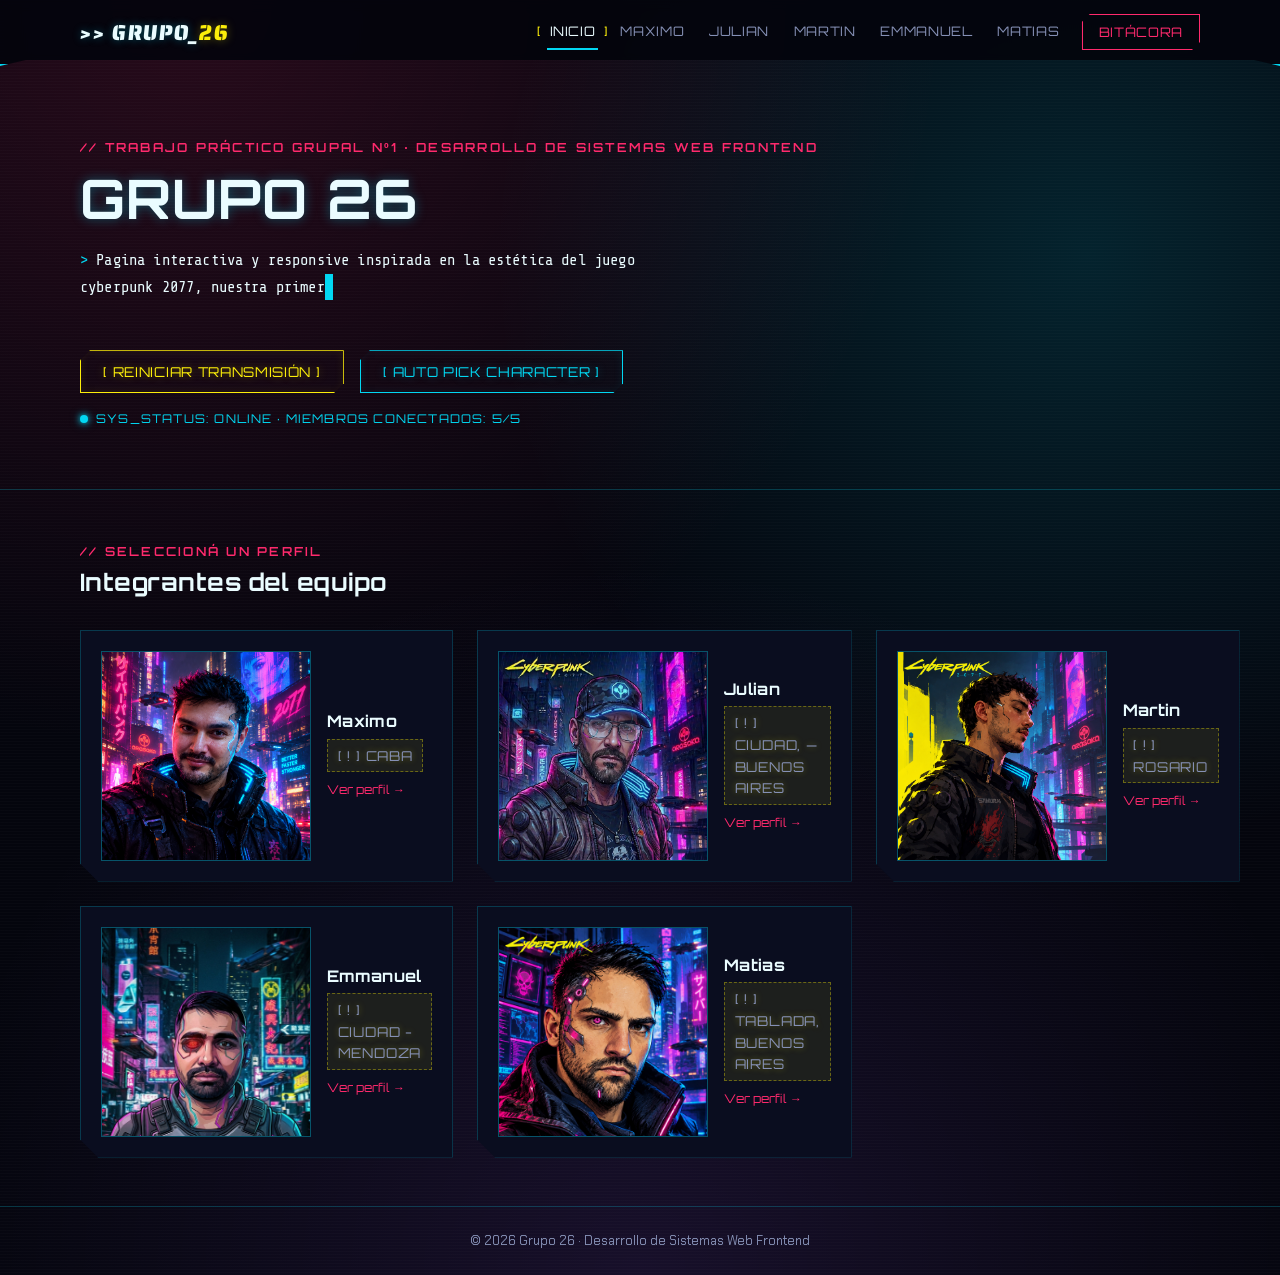
<file: index.html>
<!DOCTYPE html>
<html lang="es">
<head>
  <meta charset="UTF-8">
  <meta name="viewport" content="width=device-width, initial-scale=1.0">
  <title>Grupo 26 · TP1 - Sistemas Web</title>
  <link rel="preconnect" href="https://fonts.googleapis.com">
  <link href="https://fonts.googleapis.com/css2?family=Orbitron:wght@500;700;900&family=Chakra+Petch:wght@400;500;600&family=Saira+Stencil+One&family=Share+Tech+Mono&display=swap" rel="stylesheet">
  <link rel="stylesheet" href="css/style.css">
  <link rel="icon" type="image/svg+xml" href="img/branding/favicon-equipo26.svg">
</head>
<body>

  <header class="site-nav">
    <div class="wrap">
      <a href="index.html" class="brand">&gt;&gt; GRUPO_<span>26</span></a>
      <button class="nav-toggle" aria-expanded="false" aria-controls="nav-links">☰ MENÚ</button>
      <nav class="nav-links" id="nav-links">
        <a href="index.html" aria-current="page">Inicio</a>
        <a href="maximo.html">Maximo</a>
        <a href="julian.html">Julian</a>
        <a href="martin.html">Martin</a>
        <a href="emmanuel.html">Emmanuel</a>
        <a href="matias.html">Matias</a>
        <a href="bitacora.html" class="bitacora-link">Bitácora</a>
      </nav>
    </div>
  </header>

  <main>
    <section class="hero">
      <div class="wrap">
        <span class="eyebrow">// TRABAJO PRÁCTICO GRUPAL Nº1 · DESARROLLO DE SISTEMAS WEB FRONTEND</span>
        <h1><span class="glitch" data-text="GRUPO 26 ">GRUPO 26 </span></h1>
        <p class="hero-text" data-typewriter="Pagina  interactiva y responsive inspirada en la estética del juego cyberpunk 2077, nuestra primera plataforma en HTML, CSS y JavaScript puro. Esta portada conecta con los perfiles individuales de cada integrante y con la bitácora donde documentamos el proceso completo del proyecto."></p>
        <div class="hero-actions">
          <button class="btn" data-replay>[ REINICIAR TRANSMISIÓN ]</button>
          <button class="btn btn-alt" data-autopick>[ AUTO PICK CHARACTER ]</button>
        </div>
        <p class="status-line">SYS_STATUS: ONLINE · MIEMBROS CONECTADOS: 5/5</p>
      </div>
    </section>

    <section class="section">
      <div class="wrap">
        <div class="section-head">
          <span class="eyebrow">// SELECCIONÁ UN PERFIL</span>
          <h2>Integrantes del equipo</h2>
        </div>

        <div class="team-grid">
          <article class="team-card">
            <div class="avatar"><img src="img/maximo/maximo_ciber.png" alt="Avatar  de Maximo"></div>
            <div class="info">
              <h3>Maximo</h3>
              <p class="placeholder">CABA</p>
              <a href="maximo.html">Ver perfil →</a>
            </div>
          </article>

          <article class="team-card">
            <div class="avatar"><img src="img/julian/avatar_julian.png" alt="Avatar de Julian"></div>
            <div class="info">
              <h3>Julian</h3>
              <p class="placeholder">Ciudad,  — Buenos Aires</p>
              <a href="julian.html">Ver perfil →</a>
            </div>
          </article>

          <article class="team-card">
            <div class="avatar"><img src="img/martin/avatar_martin.png" alt="Avatar pendiente de Martin"></div>
            <div class="info">
              <h3>Martin</h3>
              <p class="placeholder">Rosario</p>
              <a href="martin.html">Ver perfil →</a>
            </div>
          </article>

          <article class="team-card">
            <div class="avatar"><img src="img/emmanuel/emma.jpg" alt="Foto de Emmanuel"></div>
            <div class="info">
              <h3>Emmanuel</h3>
              <p class="placeholder">Ciudad - Mendoza</p>
              <a href="emmanuel.html">Ver perfil →</a>
            </div>
          </article>

          <article class="team-card">
            <div class="avatar"><img src="img/matias/avatar_matias.png" alt="Avatar cyberpunk de Matias"></div>
            <div class="info">
              <h3>Matias</h3>
              <p class="placeholder">Tablada, Buenos Aires</p>
              <a href="matias.html">Ver perfil →</a>
            </div>
          </article>
        </div>
      </div>
    </section>
  </main>

  <footer class="site-footer">
    <div class="wrap">© 2026 Grupo 26 · Desarrollo de Sistemas Web Frontend</div>
  </footer>

  <script src="js/main.js"></script>
</body>
</html>
</file>
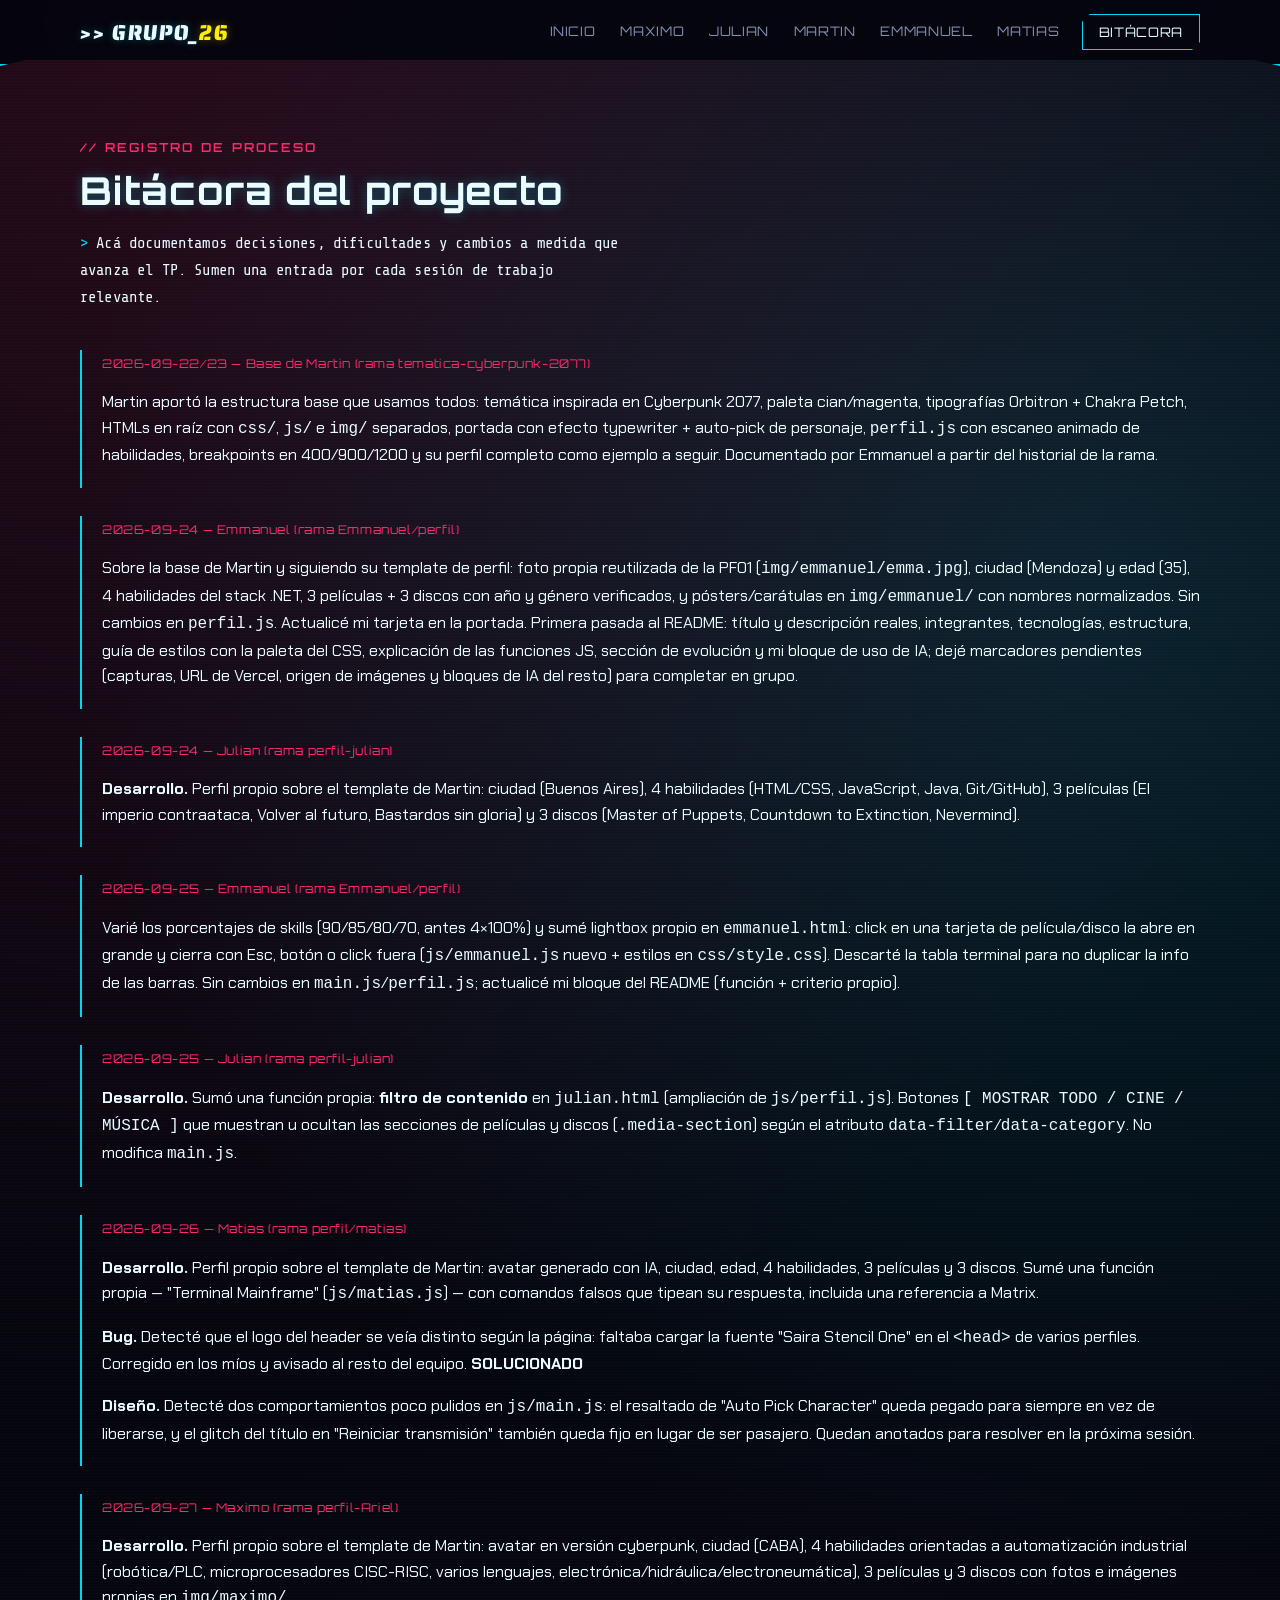
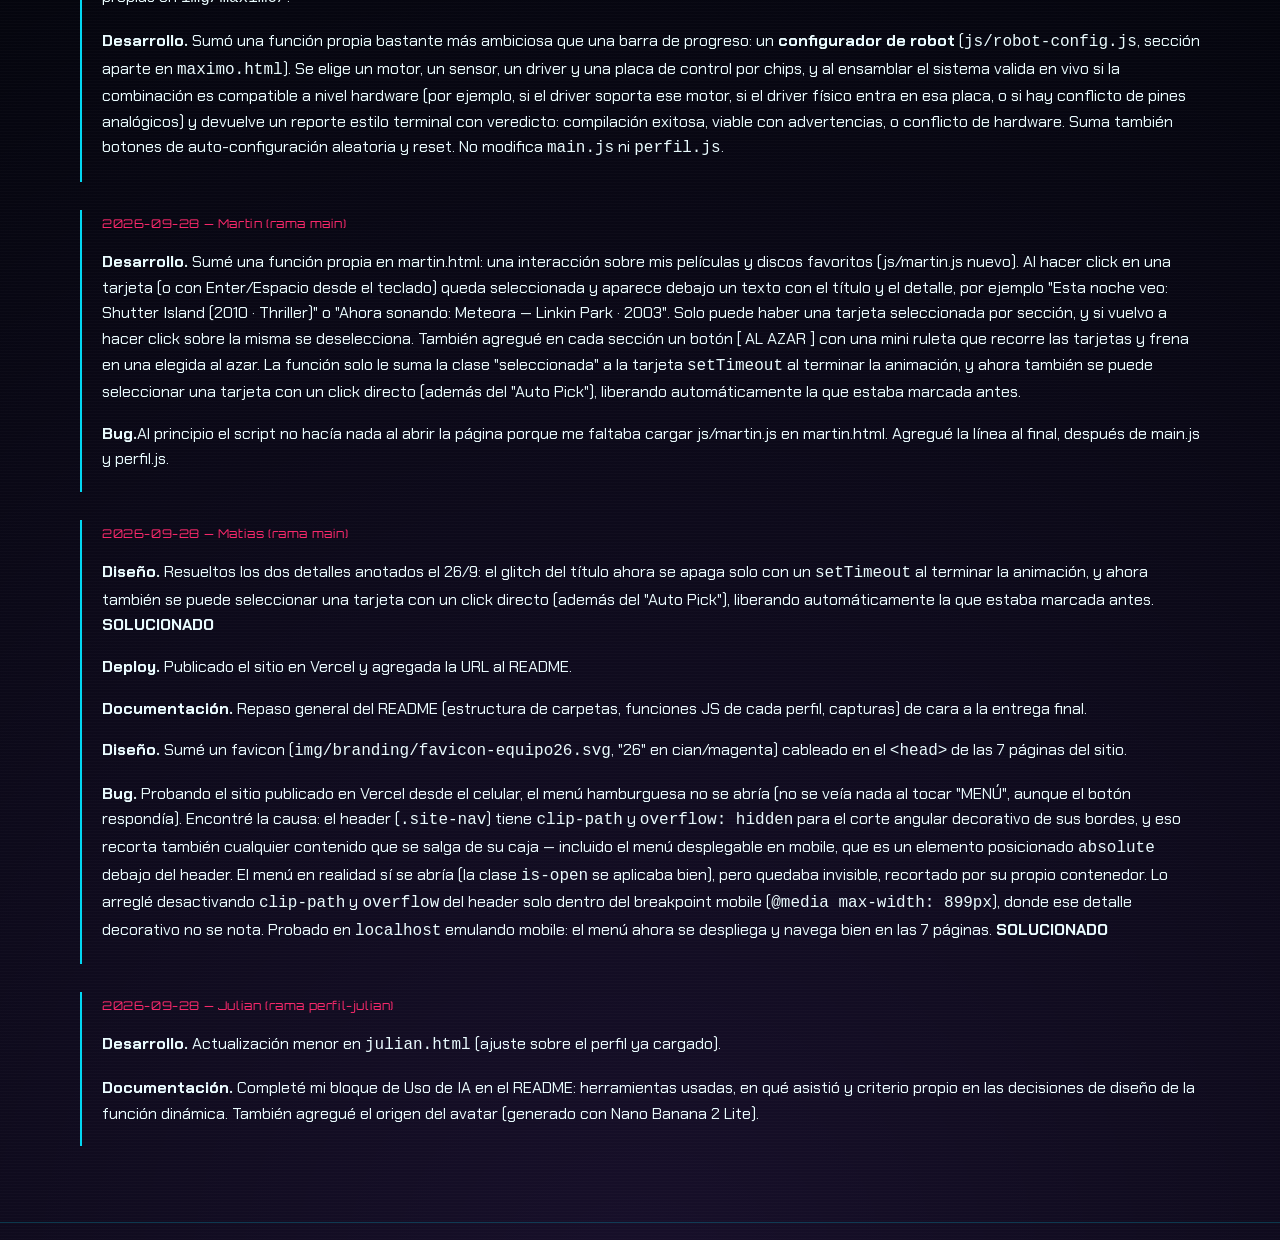
<file: bitacora.html>
<!DOCTYPE html>
<html lang="es">
<head>
  <meta charset="UTF-8">
  <meta name="viewport" content="width=device-width, initial-scale=1.0">
  <title>Bitácora · Grupo 26 — TP1</title>
  <link rel="preconnect" href="https://fonts.googleapis.com">
  <link href="https://fonts.googleapis.com/css2?family=Orbitron:wght@500;700;900&family=Chakra+Petch:wght@400;500;600&family=Saira+Stencil+One&family=Share+Tech+Mono&display=swap" rel="stylesheet">
  <link rel="stylesheet" href="css/style.css">
  <link rel="icon" type="image/svg+xml" href="img/branding/favicon-equipo26.svg">
</head>
<body>

  <header class="site-nav">
    <div class="wrap">
      <a href="index.html" class="brand">&gt;&gt; GRUPO_<span>26</span></a>
      <button class="nav-toggle" aria-expanded="false" aria-controls="nav-links">☰ MENÚ</button>
      <nav class="nav-links" id="nav-links">
        <a href="index.html">Inicio</a>
        <a href="maximo.html">Maximo</a>
        <a href="julian.html">Julian</a>
        <a href="martin.html">Martin</a>
        <a href="emmanuel.html">Emmanuel</a>
        <a href="matias.html">Matias</a>
        <a href="bitacora.html" class="bitacora-link" aria-current="page">Bitácora</a>
      </nav>
    </div>
  </header>

  <main class="wrap">
    <section class="hero" style="border-bottom:none; padding-bottom:1.5rem;">
      <span class="eyebrow">// REGISTRO DE PROCESO</span>
      <h1 style="font-size:clamp(1.6rem,4vw,2.4rem);">Bitácora del proyecto</h1>
      <p class="hero-text" style="min-height:auto;">Acá documentamos decisiones, dificultades y cambios a medida que avanza el TP. Sumen una entrada por cada sesión de trabajo relevante.</p>
    </section>

    <section class="section" style="padding-top:0;">
      <div class="log-entry">
        <time>2026-09-22/23 — Base de Martin (rama tematica-cyberpunk-2077)</time>
        <p>Martin aportó la estructura base que usamos todos: temática inspirada en Cyberpunk 2077, paleta cian/magenta, tipografías Orbitron + Chakra Petch, HTMLs en raíz con <code>css/</code>, <code>js/</code> e <code>img/</code> separados, portada con efecto typewriter + auto-pick de personaje, <code>perfil.js</code> con escaneo animado de habilidades, breakpoints en 400/900/1200 y su perfil completo como ejemplo a seguir. Documentado por Emmanuel a partir del historial de la rama.</p>
      </div>
      <div class="log-entry">
        <time>2026-09-24 — Emmanuel (rama Emmanuel/perfil)</time>
        <p>Sobre la base de Martin y siguiendo su template de perfil: foto propia reutilizada de la PFO1 (<code>img/emmanuel/emma.jpg</code>), ciudad (Mendoza) y edad (35), 4 habilidades del stack .NET, 3 películas + 3 discos con año y género verificados, y pósters/carátulas en <code>img/emmanuel/</code> con nombres normalizados. Sin cambios en <code>perfil.js</code>. Actualicé mi tarjeta en la portada. Primera pasada al README: título y descripción reales, integrantes, tecnologías, estructura, guía de estilos con la paleta del CSS, explicación de las funciones JS, sección de evolución y mi bloque de uso de IA; dejé marcadores pendientes (capturas, URL de Vercel, origen de imágenes y bloques de IA del resto) para completar en grupo.</p>
      </div>
      <div class="log-entry">
        <time>2026-09-24 — Julian (rama perfil-julian)</time>
        <p><strong>Desarrollo.</strong> Perfil propio sobre el template de Martin: ciudad (Buenos Aires), 4 habilidades (HTML/CSS, JavaScript, Java, Git/GitHub), 3 películas (El imperio contraataca, Volver al futuro, Bastardos sin gloria) y 3 discos (Master of Puppets, Countdown to Extinction, Nevermind).</p>
      </div>
      <div class="log-entry">
        <time>2026-09-25 — Emmanuel (rama Emmanuel/perfil)</time>
        <p>Varié los porcentajes de skills (90/85/80/70, antes 4×100%) y sumé lightbox propio en <code>emmanuel.html</code>: click en una tarjeta de película/disco la abre en grande y cierra con Esc, botón o click fuera (<code>js/emmanuel.js</code> nuevo + estilos en <code>css/style.css</code>). Descarté la tabla terminal para no duplicar la info de las barras. Sin cambios en <code>main.js</code>/<code>perfil.js</code>; actualicé mi bloque del README (función + criterio propio).</p>
      </div>
      <div class="log-entry">
        <time>2026-09-25 — Julian (rama perfil-julian)</time>
        <p><strong>Desarrollo.</strong> Sumó una función propia: <strong>filtro de contenido</strong> en <code>julian.html</code> (ampliación de <code>js/perfil.js</code>). Botones <code>[ MOSTRAR TODO / CINE / MÚSICA ]</code> que muestran u ocultan las secciones de películas y discos (<code>.media-section</code>) según el atributo <code>data-filter</code>/<code>data-category</code>. No modifica <code>main.js</code>.</p>
      </div>
      <div class="log-entry">
        <time>2026-09-26 — Matias (rama perfil/matias)</time>
        <p><strong>Desarrollo.</strong> Perfil propio sobre el template de Martin: avatar generado con IA, ciudad, edad, 4 habilidades, 3 películas y 3 discos. Sumé una función propia — "Terminal Mainframe" (<code>js/matias.js</code>) — con comandos falsos que tipean su respuesta, incluida una referencia a Matrix.</p>
        <p><strong>Bug.</strong> Detecté que el logo del header se veía distinto según la página: faltaba cargar la fuente "Saira Stencil One" en el <code>&lt;head&gt;</code> de varios perfiles. Corregido en los míos y avisado al resto del equipo. <strong>SOLUCIONADO</strong></p>
        <p><strong>Diseño.</strong> Detecté dos comportamientos poco pulidos en <code>js/main.js</code>: el resaltado de "Auto Pick Character" queda pegado para siempre en vez de liberarse, y el glitch del título en "Reiniciar transmisión" también queda fijo en lugar de ser pasajero. Quedan anotados para resolver en la próxima sesión.</p>
      </div>
      <div class="log-entry">
        <time>2026-09-27 — Maximo (rama perfil-Ariel)</time>
        <p><strong>Desarrollo.</strong> Perfil propio sobre el template de Martin: avatar en versión cyberpunk, ciudad (CABA), 4 habilidades orientadas a automatización industrial (robótica/PLC, microprocesadores CISC-RISC, varios lenguajes, electrónica/hidráulica/electroneumática), 3 películas y 3 discos con fotos e imágenes propias en <code>img/maximo/</code>.</p>
        <p><strong>Desarrollo.</strong> Sumó una función propia bastante más ambiciosa que una barra de progreso: un <strong>configurador de robot</strong> (<code>js/robot-config.js</code>, sección aparte en <code>maximo.html</code>). Se elige un motor, un sensor, un driver y una placa de control por chips, y al ensamblar el sistema valida en vivo si la combinación es compatible a nivel hardware (por ejemplo, si el driver soporta ese motor, si el driver físico entra en esa placa, o si hay conflicto de pines analógicos) y devuelve un reporte estilo terminal con veredicto: compilación exitosa, viable con advertencias, o conflicto de hardware. Suma también botones de auto-configuración aleatoria y reset. No modifica <code>main.js</code> ni <code>perfil.js</code>.</p>
      </div>
      <div class="log-entry">
        <time>2026-09-28 — Martin  (rama main)</time>
        <p><strong>Desarrollo.</strong>  Sumé una función propia en martin.html: una interacción sobre mis películas y discos favoritos (js/martin.js nuevo). Al hacer click en una tarjeta (o con Enter/Espacio desde el teclado) queda seleccionada y aparece debajo un texto con el título y el detalle, por ejemplo "Esta noche veo: Shutter Island (2010 · Thriller)" o "Ahora sonando: Meteora — Linkin Park · 2003". Solo puede haber una tarjeta seleccionada por sección, y si vuelvo a hacer click sobre la misma se deselecciona. También agregué en cada sección un botón [ AL AZAR ] con una mini ruleta que recorre las tarjetas y frena en una elegida al azar. La función solo le suma la clase "seleccionada" a la tarjeta <code>setTimeout</code> al terminar la animación, y ahora también se puede seleccionar una tarjeta con un click directo (además del "Auto Pick"), liberando automáticamente la que estaba marcada antes.</p>
        <p><strong>Bug.</strong>Al principio el script no hacía nada al abrir la página porque me faltaba cargar js/martin.js en martin.html. Agregué la línea <script src="js/martin.js"></script> al final, después de main.js y perfil.js.</p>
      </div>
      <div class="log-entry">
        <time>2026-09-28 — Matias (rama main)</time>
        <p><strong>Diseño.</strong> Resueltos los dos detalles anotados el 26/9: el glitch del título ahora se apaga solo con un <code>setTimeout</code> al terminar la animación, y ahora también se puede seleccionar una tarjeta con un click directo (además del "Auto Pick"), liberando automáticamente la que estaba marcada antes. <strong>SOLUCIONADO</strong></p>
        <p><strong>Deploy.</strong> Publicado el sitio en Vercel y agregada la URL al README.</p>
        <p><strong>Documentación.</strong> Repaso general del README (estructura de carpetas, funciones JS de cada perfil, capturas) de cara a la entrega final.</p>
        <p><strong>Diseño.</strong> Sumé un favicon (<code>img/branding/favicon-equipo26.svg</code>, "26" en cian/magenta) cableado en el <code>&lt;head&gt;</code> de las 7 páginas del sitio.</p>
        <p><strong>Bug.</strong> Probando el sitio publicado en Vercel desde el celular, el menú hamburguesa no se abría (no se veía nada al tocar "MENÚ", aunque el botón respondía). Encontré la causa: el header (<code>.site-nav</code>) tiene <code>clip-path</code> y <code>overflow: hidden</code> para el corte angular decorativo de sus bordes, y eso recorta también cualquier contenido que se salga de su caja — incluido el menú desplegable en mobile, que es un elemento posicionado <code>absolute</code> debajo del header. El menú en realidad sí se abría (la clase <code>is-open</code> se aplicaba bien), pero quedaba invisible, recortado por su propio contenedor. Lo arreglé desactivando <code>clip-path</code> y <code>overflow</code> del header solo dentro del breakpoint mobile (<code>@media max-width: 899px</code>), donde ese detalle decorativo no se nota. Probado en <code>localhost</code> emulando mobile: el menú ahora se despliega y navega bien en las 7 páginas. <strong>SOLUCIONADO</strong></p>
      </div>

          <div class="log-entry">
        <time>2026-09-28 — Julian (rama perfil-julian)</time>
        <p><strong>Desarrollo.</strong> Actualización menor en <code>julian.html</code> (ajuste sobre el perfil ya cargado).</p>
        <p><strong>Documentación.</strong> Completé mi bloque de Uso de IA en el README: herramientas usadas, en qué asistió y criterio propio en las decisiones de diseño de la función dinámica. También agregué el origen del avatar (generado con Nano Banana 2 Lite).</p>
      </div>
    </section>
  </main>

  <footer class="site-footer">
    <div class="wrap">© 2026 Grupo 26 · Desarrollo de Sistemas Web</div>
  </footer>

  <script src="js/main.js"></script>
</body>
</html>
</file>
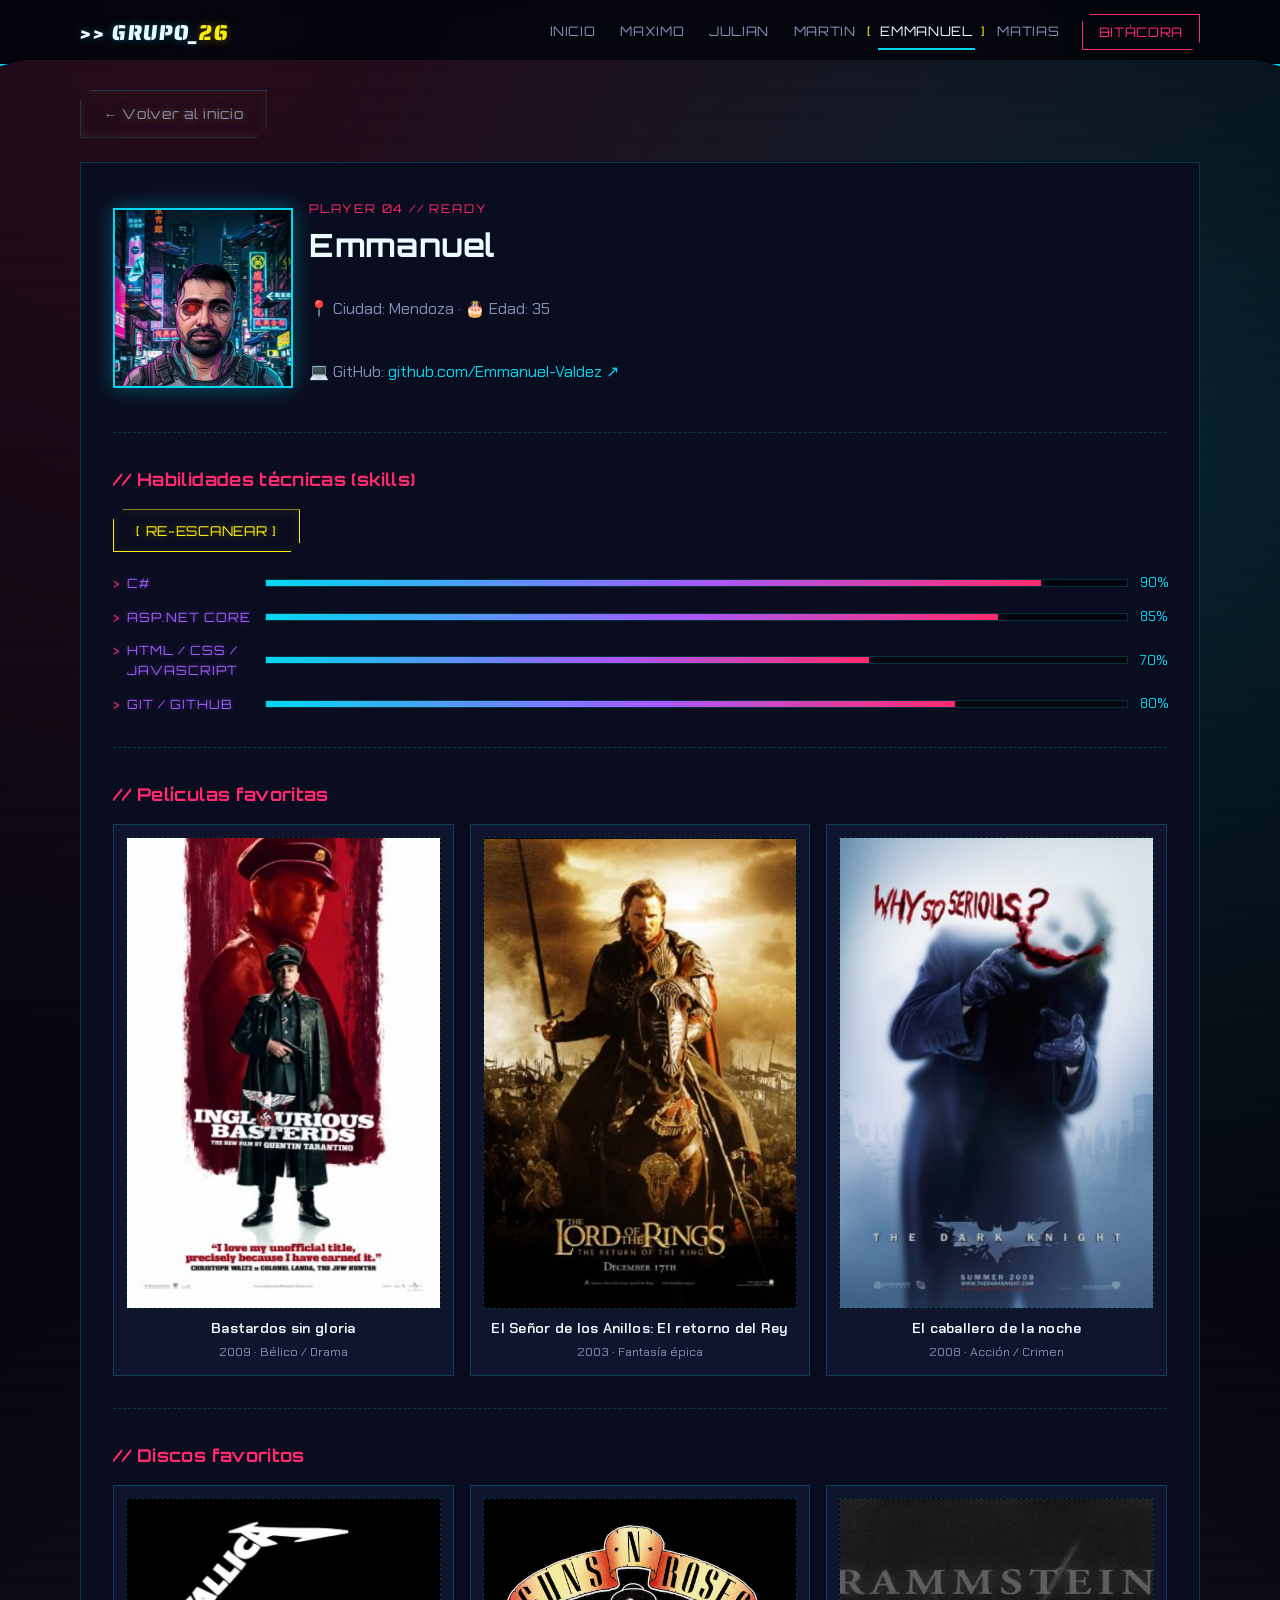
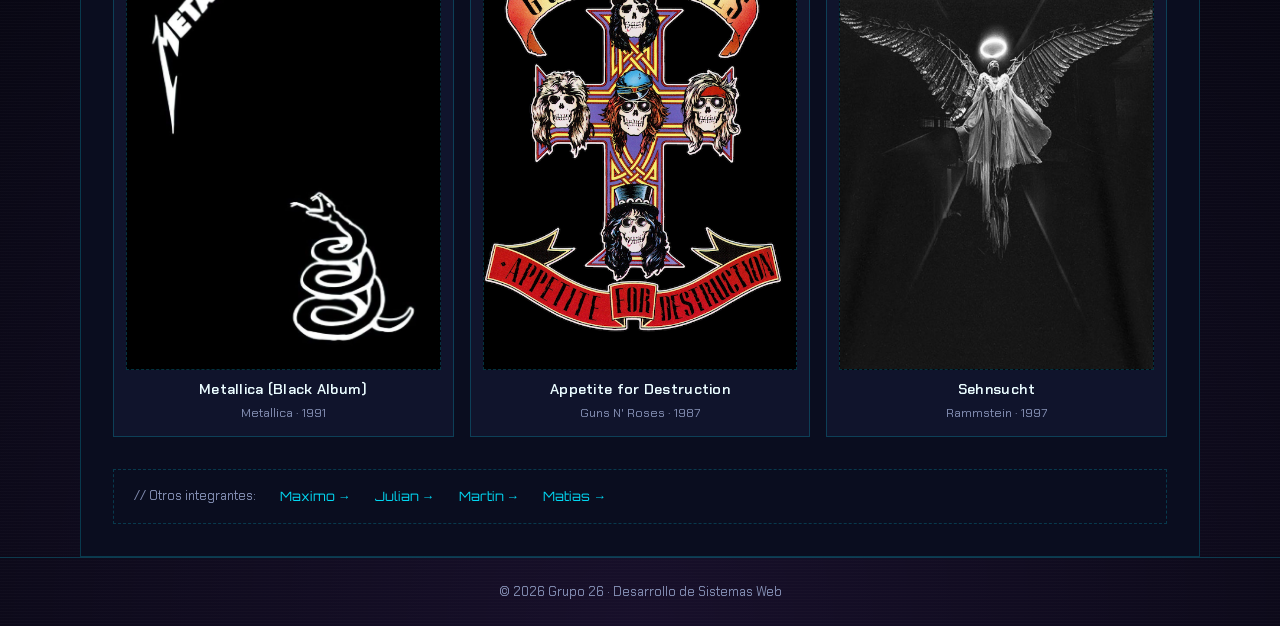
<file: emmanuel.html>
<!DOCTYPE html>
<html lang="es">
<head>
  <meta charset="UTF-8">
  <meta name="viewport" content="width=device-width, initial-scale=1.0">
  <title>Emmanuel · Grupo 26 — TP1</title>
  <link rel="preconnect" href="https://fonts.googleapis.com">
  <link
        href="https://fonts.googleapis.com/css2?family=Orbitron:wght@500;700;900&family=Chakra+Petch:wght@400;500;600&family=Saira+Stencil+One&family=Share+Tech+Mono&display=swap"
        rel="stylesheet">
  
  <link rel="stylesheet" href="css/style.css">
  <link rel="icon" type="image/svg+xml" href="img/branding/favicon-equipo26.svg">
</head>
<body class="has-lightbox">

  <header class="site-nav">
    <div class="wrap">
      <a href="index.html" class="brand">&gt;&gt; GRUPO_<span>26</span></a>
      <button class="nav-toggle" aria-expanded="false" aria-controls="nav-links">☰ MENÚ</button>
      <nav class="nav-links" id="nav-links">
        <a href="index.html">Inicio</a>
        <a href="maximo.html">Maximo</a>
        <a href="julian.html">Julian</a>
        <a href="martin.html">Martin</a>
        <a href="emmanuel.html" aria-current="page">Emmanuel</a>
        <a href="matias.html">Matias</a>
        <a href="bitacora.html" class="bitacora-link">Bitácora</a>
      </nav>
    </div>
  </header>

  <main class="wrap">
    <a class="back-link btn btn-ghost" href="index.html">&larr; Volver al inicio</a>

    <section class="profile-panel">
      <div class="profile-head">
        <div class="profile-avatar"><img src="img/emmanuel/emma.jpg" alt="Foto de Emmanuel, desarrollador backend .NET"></div>
        <div>
          <span class="profile-tag">PLAYER 04 // READY</span>
          <h1>Emmanuel</h1>
          <div class="profile-meta">
            <p>📍 Ciudad: <span>Mendoza</span> · 🎂 Edad: <span>35</span></p>
            <p>💻 GitHub: <a href="https://github.com/Emmanuel-Valdez" target="_blank" rel="noopener">github.com/Emmanuel-Valdez ↗</a></p>
          </div>
        </div>
      </div>

      <hr class="divider">

      <h2>// Habilidades técnicas (skills)</h2>
      <div class="scan-panel">
        <button class="btn" data-scan>[ ESCANEAR HABILIDADES ]</button>
        <div style="margin-top:1.25rem;">
          <div class="skill-row">
            <span class="skill-name">C#</span>
            <div class="skill-track"><div class="skill-fill" data-value="90"></div></div>
            <span class="skill-value">0%</span>
          </div>
          <div class="skill-row">
            <span class="skill-name">ASP.NET Core</span>
            <div class="skill-track"><div class="skill-fill" data-value="85"></div></div>
            <span class="skill-value">0%</span>
          </div>
          <div class="skill-row">
            <span class="skill-name">HTML / CSS / JavaScript</span>
            <div class="skill-track"><div class="skill-fill" data-value="70"></div></div>
            <span class="skill-value">0%</span>
          </div>
          <div class="skill-row">
            <span class="skill-name">Git / GitHub</span>
            <div class="skill-track"><div class="skill-fill" data-value="80"></div></div>
            <span class="skill-value">0%</span>
          </div>
        </div>
      </div>

      <hr class="divider">

      <h2>// Películas favoritas </h2>
      <div class="media-grid">
        <div class="media-card">
          <div class="media-thumb"><img src="img/emmanuel/bastardos_sin_gloria.png" alt="Póster de Bastardos sin gloria" loading="lazy"></div>
          <h3>Bastardos sin gloria</h3>
          <p>2009 · Bélico / Drama</p>
        </div>
        <div class="media-card">
          <div class="media-thumb"><img src="img/emmanuel/el_retorno_del_rey.png" alt="Póster de El Señor de los Anillos: El retorno del Rey" loading="lazy"></div>
          <h3>El Señor de los Anillos: El retorno del Rey</h3>
          <p>2003 · Fantasía épica</p>
        </div>
        <div class="media-card">
          <div class="media-thumb"><img src="img/emmanuel/el_caballero_de_la_noche.png" alt="Póster de El caballero de la noche" loading="lazy"></div>
          <h3>El caballero de la noche</h3>
          <p>2008 · Acción / Crimen</p>
        </div>
      </div>

      <hr class="divider">

      <h2>// Discos favoritos</h2>
      <div class="media-grid">
        <div class="media-card">
          <div class="media-thumb"><img src="img/emmanuel/metallica_black_album.png" alt="Portada del disco Metallica (Black Album)" loading="lazy"></div>
          <h3>Metallica (Black Album)</h3>
          <p>Metallica · 1991</p>
        </div>
        <div class="media-card">
          <div class="media-thumb"><img src="img/emmanuel/appetite_for_destruction.png" alt="Portada del disco Appetite for Destruction" loading="lazy"></div>
          <h3>Appetite for Destruction</h3>
          <p>Guns N' Roses · 1987</p>
        </div>
        <div class="media-card">
          <div class="media-thumb"><img src="img/emmanuel/sehnsucht.png" alt="Portada del disco Sehnsucht" loading="lazy"></div>
          <h3>Sehnsucht</h3>
          <p>Rammstein · 1997</p>
        </div>
      </div>

      <div class="other-members">
        <span style="color:var(--text-muted); font-family:var(--font-body);">// Otros integrantes:</span>
        <a href="maximo.html">Maximo &rarr;</a> <a href="julian.html">Julian &rarr;</a> <a href="martin.html">Martin &rarr;</a> <a href="matias.html">Matias &rarr;</a>
      </div>
    </section>
  </main>

  <footer class="site-footer">
    <div class="wrap">© 2026 Grupo 26 · Desarrollo de Sistemas Web</div>
  </footer>

  <div class="lightbox" id="lightbox" role="dialog" aria-modal="true" aria-label="Vista ampliada">
    <figure>
      <button class="lightbox-close" data-close>[ CERRAR × ]</button>
      <img src="img/avatar-placeholder.svg" alt="">
      <figcaption></figcaption>
    </figure>
  </div>

  <script src="js/main.js"></script>
  <script src="js/perfil.js"></script>
  <script src="js/emmanuel.js"></script>
</body>
</html>
</file>
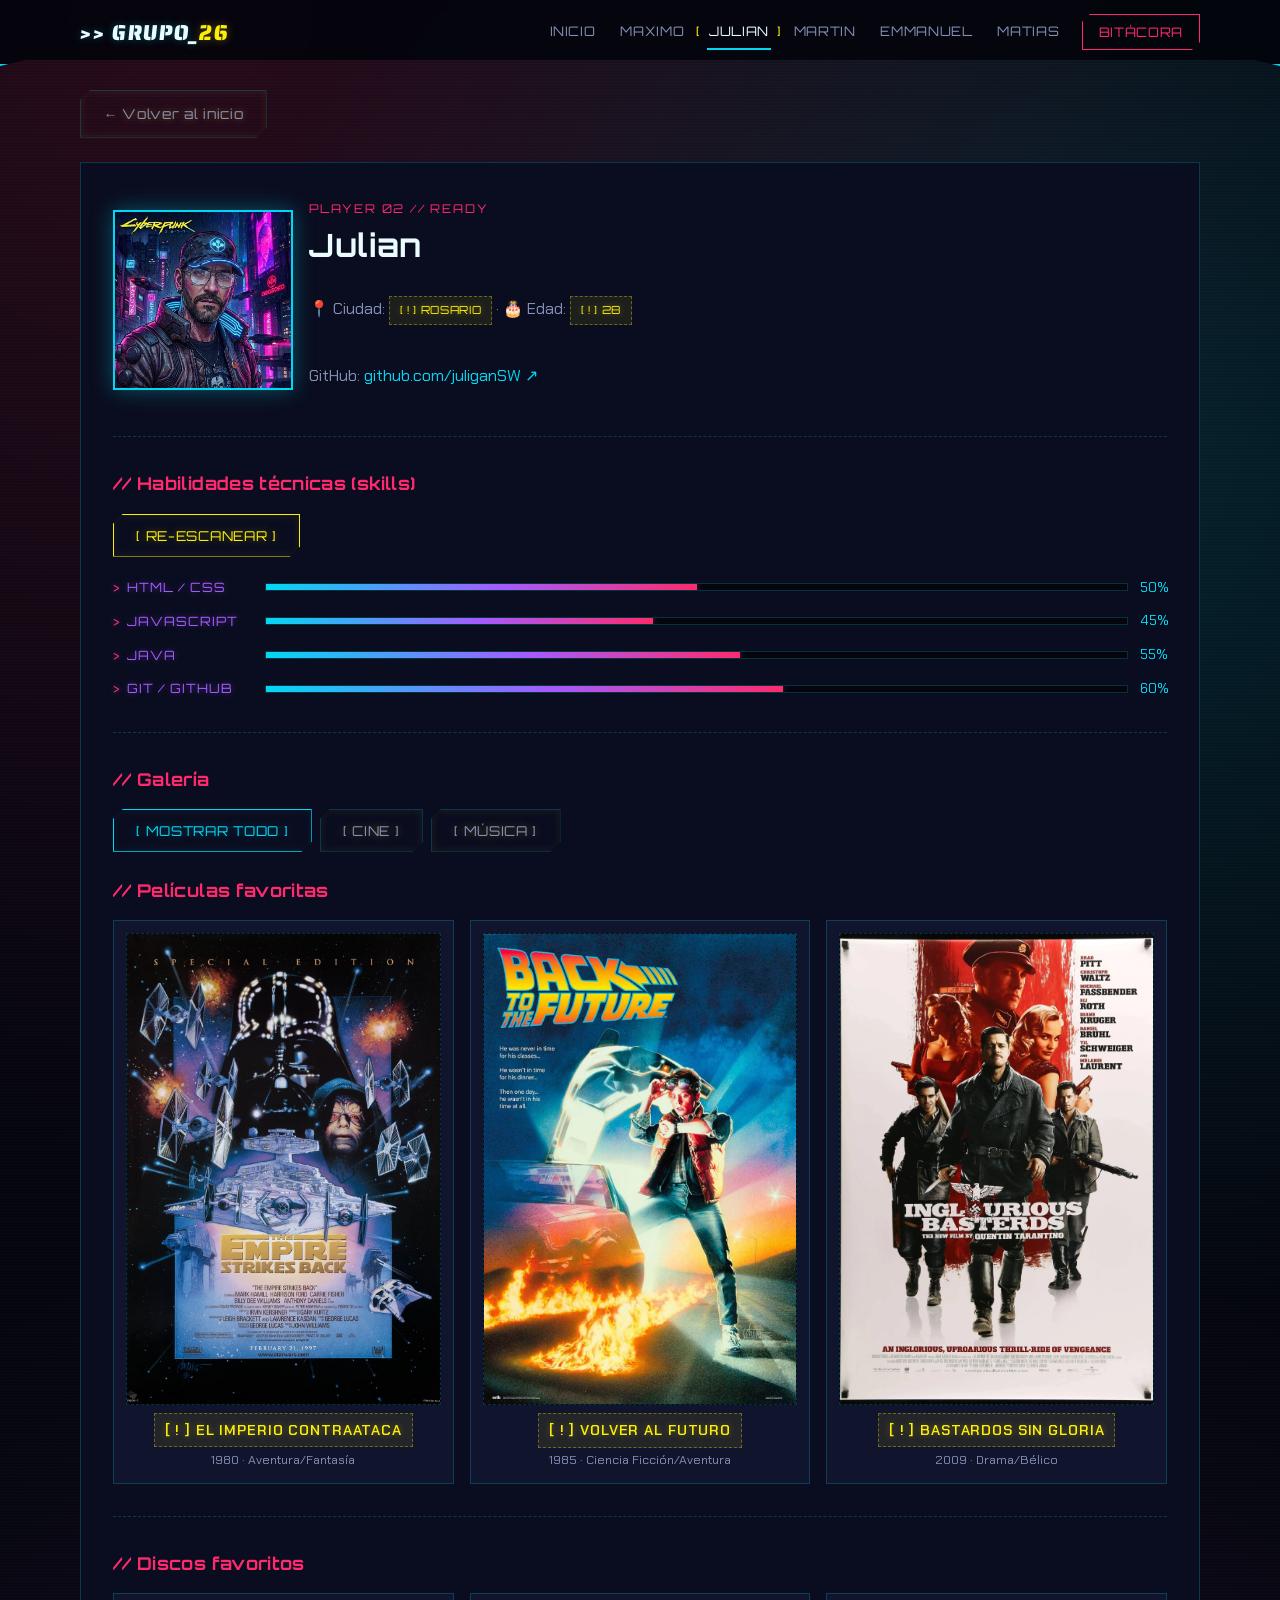
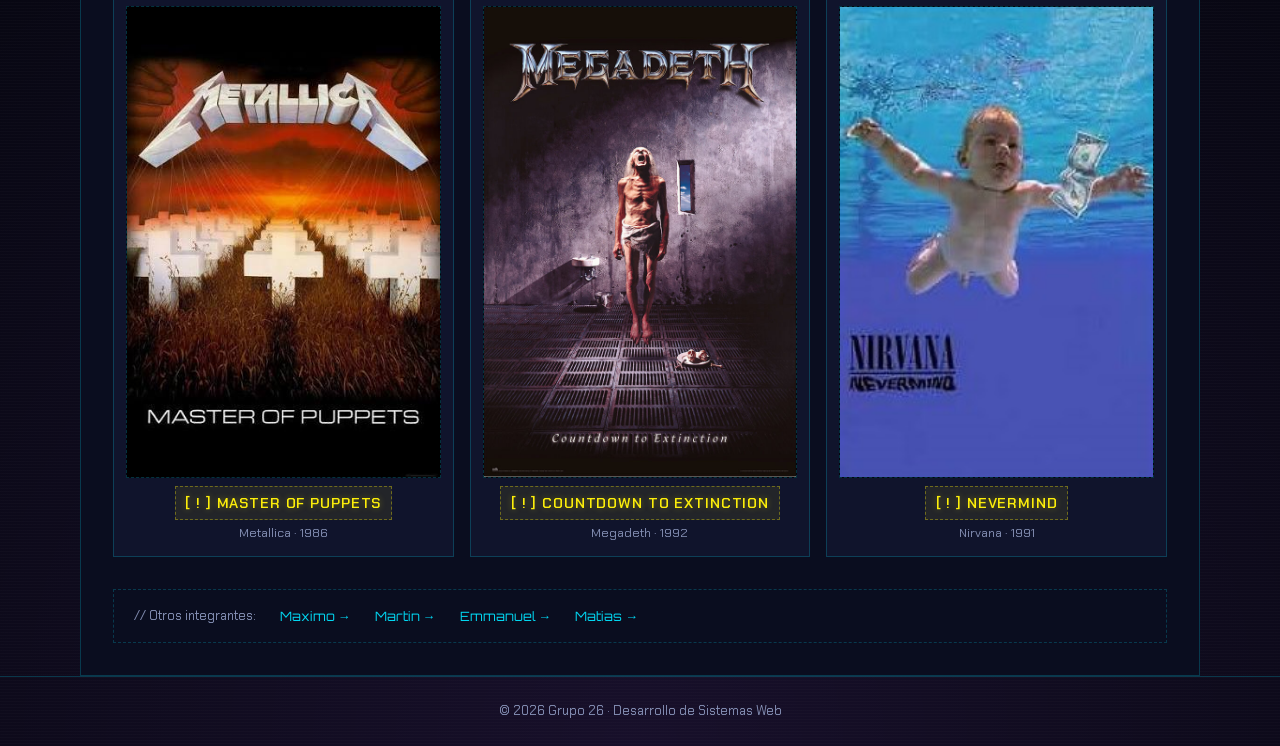
<file: julian.html>
<!DOCTYPE html>
<html lang="es">

<head>
    <meta charset="UTF-8">
    <meta name="viewport" content="width=device-width, initial-scale=1.0">
    <title>Julian · Grupo 26 — TP1</title>
    <link rel="preconnect" href="https://fonts.googleapis.com">
    <link
        href="https://fonts.googleapis.com/css2?family=Orbitron:wght@500;700;900&family=Chakra+Petch:wght@400;500;600&family=Saira+Stencil+One&family=Share+Tech+Mono&display=swap"
        rel="stylesheet">
    <link rel="stylesheet" href="css/style.css">
    <link rel="icon" type="image/svg+xml" href="img/branding/favicon-equipo26.svg">
</head>

<body>

    <header class="site-nav">
        <div class="wrap">
            <a href="index.html" class="brand">&gt;&gt; GRUPO_<span>26</span></a>
            <button class="nav-toggle" aria-expanded="false" aria-controls="nav-links">☰ MENÚ</button>
            <nav class="nav-links" id="nav-links">
                <a href="index.html">Inicio</a>
                <a href="maximo.html">Maximo</a>
                <a href="julian.html" aria-current="page">Julian</a>
                <a href="martin.html">Martin</a>
                <a href="emmanuel.html">Emmanuel</a>
                <a href="matias.html">Matias</a>
                <a href="bitacora.html" class="bitacora-link">Bitácora</a>
            </nav>
        </div>
    </header>

    <main class="wrap">
        <a class="back-link btn btn-ghost" href="index.html">&larr; Volver al inicio</a>

        <section class="profile-panel">
            <div class="profile-head">
                <div class="profile-avatar"><img src="img/julian/avatar_julian.png" alt="Avatar de Julian"></div>
                <div>
                    <span class="profile-tag">PLAYER 02 // READY</span>
                    <h1>Julian</h1>
                    <div class="profile-meta">
                      <p>📍 Ciudad: <span class="placeholder">Rosario</span> · 🎂 Edad: <span class="placeholder">28</span></p>
                        <p> GitHub: <a href="https://github.com/juliganSW" target="_blank"
                                rel="noopener">github.com/juliganSW ↗</a></p>
                    </div>
                </div>
            </div>

            <hr class="divider">

            <h2>// Habilidades técnicas (skills)</h2>
            <div class="scan-panel">
                <button class="btn" data-scan>[ ESCANEAR HABILIDADES ]</button>
                <div style="margin-top:1.25rem;">
                    <div class="skill-row">
                        <span class="skill-name">HTML / CSS</span>
                        <div class="skill-track">
                            <div class="skill-fill" data-value="50"></div>
                        </div>
                        <span class="skill-value">0%</span>
                    </div>
                    <div class="skill-row">
                        <span class="skill-name">JAVASCRIPT</span>
                        <div class="skill-track">
                            <div class="skill-fill" data-value="45"></div>
                        </div>
                        <span class="skill-value">0%</span>
                    </div>
                    <div class="skill-row">
                        <span class="skill-name">JAVA</span>
                        <div class="skill-track">
                            <div class="skill-fill" data-value="55"></div>
                        </div>
                        <span class="skill-value">0%</span>
                    </div>
                    <div class="skill-row">
                        <span class="skill-name">GIT / GITHUB</span>
                        <div class="skill-track">
                            <div class="skill-fill" data-value="60"></div>
                        </div>
                        <span class="skill-value">0%</span>
                    </div>
                </div>
            </div>

            <hr class="divider">

            <h2>// Galería</h2>

            <!-- Barra de filtros -->
            <div class="media-filter-bar" style="margin-bottom: 1.5rem; display: flex; gap: 0.5rem; flex-wrap: wrap;">
                <button class="btn btn-alt" data-filter="all">[ MOSTRAR TODO ]</button>
                <button class="btn btn-ghost" data-filter="movies">[ CINE ]</button>
                <button class="btn btn-ghost" data-filter="music">[ MÚSICA ]</button>
            </div>

            <!-- Películas -->
            <div class="media-section" data-category="movies">
                <h2>// Películas favoritas</h2>
                <div class="media-grid">
                    <div class="media-card">
                        <div class="media-thumb"><img src="img/julian/starWars_poster.jpg" alt="poster star wars"></div>
                        <h3 class="placeholder">El imperio contraataca</h3>
                        <p>1980 · Aventura/Fantasía</p>
                    </div>
                    <div class="media-card">
                        <div class="media-thumb">
                            <img src="img/julian/BTF_poster.jpg" alt="poster volver al futuro">
                        </div>
                        <h3 class="placeholder">Volver al futuro</h3>
                        <p>1985 · Ciencia Ficción/Aventura</p>
                    </div>
                    <div class="media-card">
                        <div class="media-thumb">
                            <img src="img/julian/inglourious_basterds_poster.webp" alt="poster bastardos sin gloria">
                        </div>
                        <h3 class="placeholder">Bastardos sin gloria</h3>
                        <p>2009 · Drama/Bélico</p>
                    </div>
                </div>
            </div>

            <hr class="divider">

            <!-- Discos -->
            <div class="media-section" data-category="music">
                <h2>// Discos favoritos</h2>
                <div class="media-grid">
                    <div class="media-card">
                        <div class="media-thumb"><img src="img/julian/metallica_album.jpg"
                                alt="disco Master of Puppets"></div>
                        <h3 class="placeholder">Master of Puppets</h3>
                        <p>Metallica · 1986</p>
                    </div>
                    <div class="media-card">
                        <div class="media-thumb">
                            <img src="img/julian/megadeth_album.jpg" alt="disco countdown to extinction">
                        </div>
                        <h3 class="placeholder">Countdown to Extinction</h3>
                        <p>Megadeth · 1992</p>
                    </div>
                    <div class="media-card">
                        <div class="media-thumb">
                            <img src="img/julian/nirvana_album.jpg" alt="disco nevermind">
                        </div>
                        <h3 class="placeholder">Nevermind</h3>
                        <p>Nirvana · 1991</p>
                    </div>
                </div>
            </div>

            <div class="other-members" style="margin-top: 2rem;">
                <span style="color:var(--text-muted); font-family:var(--font-body);">// Otros integrantes:</span>
                <a href="maximo.html">Maximo &rarr;</a>
                <a href="martin.html">Martin &rarr;</a>
                <a href="emmanuel.html">Emmanuel &rarr;</a>
                <a href="matias.html">Matias &rarr;</a>
            </div>

        </section>
    </main>

    <footer class="site-footer">
        <div class="wrap">© 2026 Grupo 26 · Desarrollo de Sistemas Web</div>
    </footer>

    <script src="js/main.js"></script>
    <script src="js/perfil.js"></script>
</body>

</html>
</file>
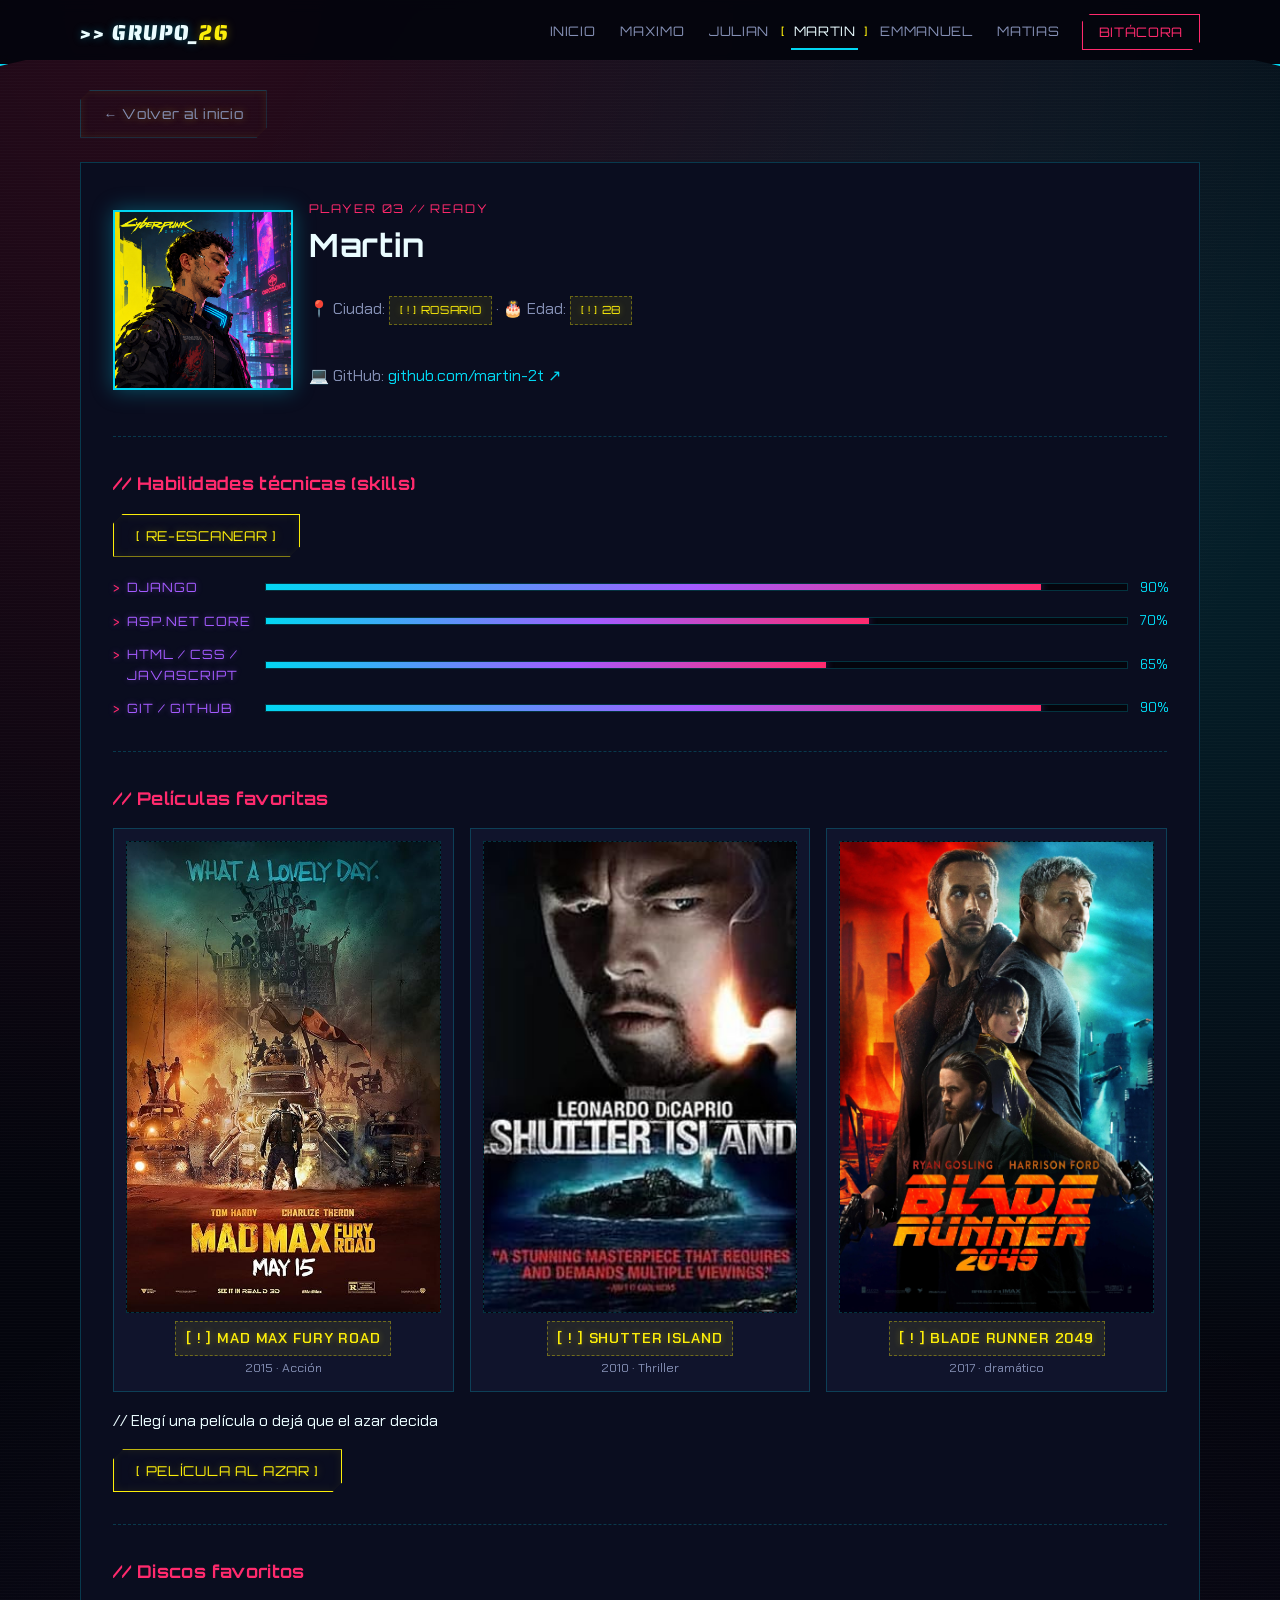
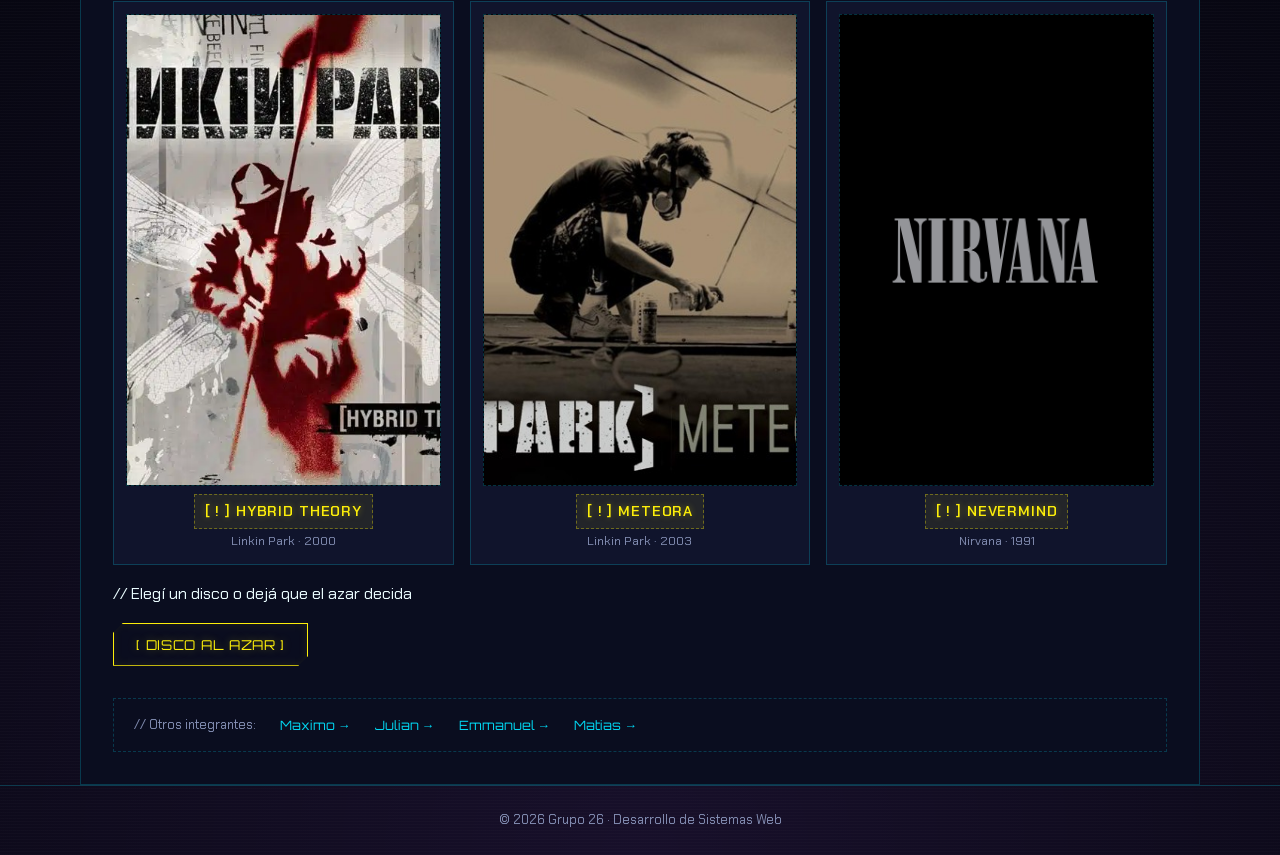
<file: martin.html>
<!DOCTYPE html>
<html lang="es">
<head>
  <meta charset="UTF-8">
  <meta name="viewport" content="width=device-width, initial-scale=1.0">
  <title>Martin · Grupo 26 — TP1</title>
  <link rel="preconnect" href="https://fonts.googleapis.com">
  <link href="https://fonts.googleapis.com/css2?family=Orbitron:wght@500;700;900&family=Chakra+Petch:wght@400;500;600&family=Saira+Stencil+One&family=Share+Tech+Mono&display=swap" rel="stylesheet">
  <link rel="stylesheet" href="css/style.css">
  <link rel="icon" type="image/svg+xml" href="img/branding/favicon-equipo26.svg">
</head>
<body>

  <header class="site-nav">
    <div class="wrap">
      <a href="index.html" class="brand">&gt;&gt; GRUPO_<span>26</span></a>
      <button class="nav-toggle" aria-expanded="false" aria-controls="nav-links">☰ MENÚ</button>
      <nav class="nav-links" id="nav-links">
        <a href="index.html">Inicio</a>
        <a href="maximo.html">Maximo</a>
        <a href="julian.html">Julian</a>
        <a href="martin.html" aria-current="page">Martin</a>
        <a href="emmanuel.html">Emmanuel</a>
        <a href="matias.html">Matias</a>
        <a href="bitacora.html" class="bitacora-link">Bitácora</a>
      </nav>
    </div>
  </header>

  <main class="wrap">
    <a class="back-link btn btn-ghost" href="index.html">&larr; Volver al inicio</a>

    <section class="profile-panel">
      <div class="profile-head">
        <div class="profile-avatar"><img src="img/martin/avatar_martin.png" alt="Avatar de Martin pendiente de carga"></div>
        <div>
          <span class="profile-tag">PLAYER 03 // READY</span>
          <h1>Martin</h1>
          <div class="profile-meta">
            <p>📍 Ciudad: <span class="placeholder">Rosario</span> · 🎂 Edad: <span class="placeholder">28</span></p>
            <p>💻 GitHub: <a href="https://github.com/martin-2t" target="_blank" rel="noopener">github.com/martin-2t ↗</a></p>
          </div>
        </div>
      </div>

      <hr class="divider">

      <h2>// Habilidades técnicas (skills)</h2>
      <div class="scan-panel">
        <button class="btn" data-scan>[ ESCANEAR HABILIDADES ]</button>
        <div style="margin-top:1.25rem;">
          <div class="skill-row">
            <span class="skill-name">Django</span>
            <div class="skill-track"><div class="skill-fill" data-value="90"></div></div>
            <span class="skill-value">0%</span>
          </div>
          <div class="skill-row">
            <span class="skill-name"> ASP.NET Core</span>
            <div class="skill-track"><div class="skill-fill" data-value="70"></div></div>
            <span class="skill-value">0%</span>
          </div>
          <div class="skill-row">
            <span class="skill-name">HTML / CSS / JavaScript</span>
            <div class="skill-track"><div class="skill-fill" data-value="65"></div></div>
            <span class="skill-value">0%</span>
          </div>
          <div class="skill-row">
            <span class="skill-name">Git / GitHub</span>
            <div class="skill-track"><div class="skill-fill" data-value="90"></div></div>
            <span class="skill-value">0%</span>
          </div>
        </div>
      </div>

      <hr class="divider">

      <h2>// Películas favoritas </h2>
      <div class="media-grid">
        <div class="media-card">
          <div class="media-thumb">
            <img src="img/martin/mad_max.jpg" alt="Mad Max Fury Road">
          </div>
          <h3 class="placeholder">Mad max fury road</h3>
          <p>2015 · Acción</p>
        </div>
        <div class="media-card">
          <div class="media-thumb">
            <img src="img/martin/Shutter_Island.jpg" alt="Shutter Island">
          </div>
          <h3 class="placeholder">Shutter Island</h3>
          <p>2010 · Thriller</p>
        </div>
        <div class="media-card">
          <div class="media-thumb">
            <img src="img/martin/Blade_Runner_2049.jpg" alt="Blade Runner 2049">
          </div>
          <h3 class="placeholder">Blade Runner 2049</h3>
          <p>2017 · dramático</p>
        </div>
      </div>

      <hr class="divider">

      <h2>// Discos favoritos</h2>
      <div class="media-grid">
        <div class="media-card">
          <div class="media-thumb">
            <img src="img/martin/Linkin_Park_Hybrid_Theory.jpg" alt="Álbum 1">
          </div>
          <h3 class="placeholder">Hybrid Theory </h3>
          <p>Linkin Park · 2000</p>
        </div>
        <div class="media-card">
          <div class="media-thumb">
            <img src="img/martin/Meteora.jpg" alt="Álbum 2">
          </div>
          <h3 class="placeholder">Meteora </h3>
          <p>Linkin Park · 2003</p>
        </div>
        <div class="media-card">
          <div class="media-thumb">
            <img src="img/martin/Nirvana_album.jpg" alt="Álbum 3">
          </div>
          <h3 class="placeholder">Nevermind </h3>
          <p>Nirvana · 1991</p>
        </div>
      </div>

      <div class="other-members">
        <span style="color:var(--text-muted); font-family:var(--font-body);">// Otros integrantes:</span>
        <a href="maximo.html">Maximo &rarr;</a> <a href="julian.html">Julian &rarr;</a> <a href="emmanuel.html">Emmanuel &rarr;</a> <a href="matias.html">Matias &rarr;</a>
      </div>
    </section>
  </main>

  <footer class="site-footer">
    <div class="wrap">© 2026 Grupo 26 · Desarrollo de Sistemas Web</div>
  </footer>

  <script src="js/main.js"></script>
  <script src="js/perfil.js"></script>
  <script src="js/martin.js"></script>

</body>
</html>
</file>
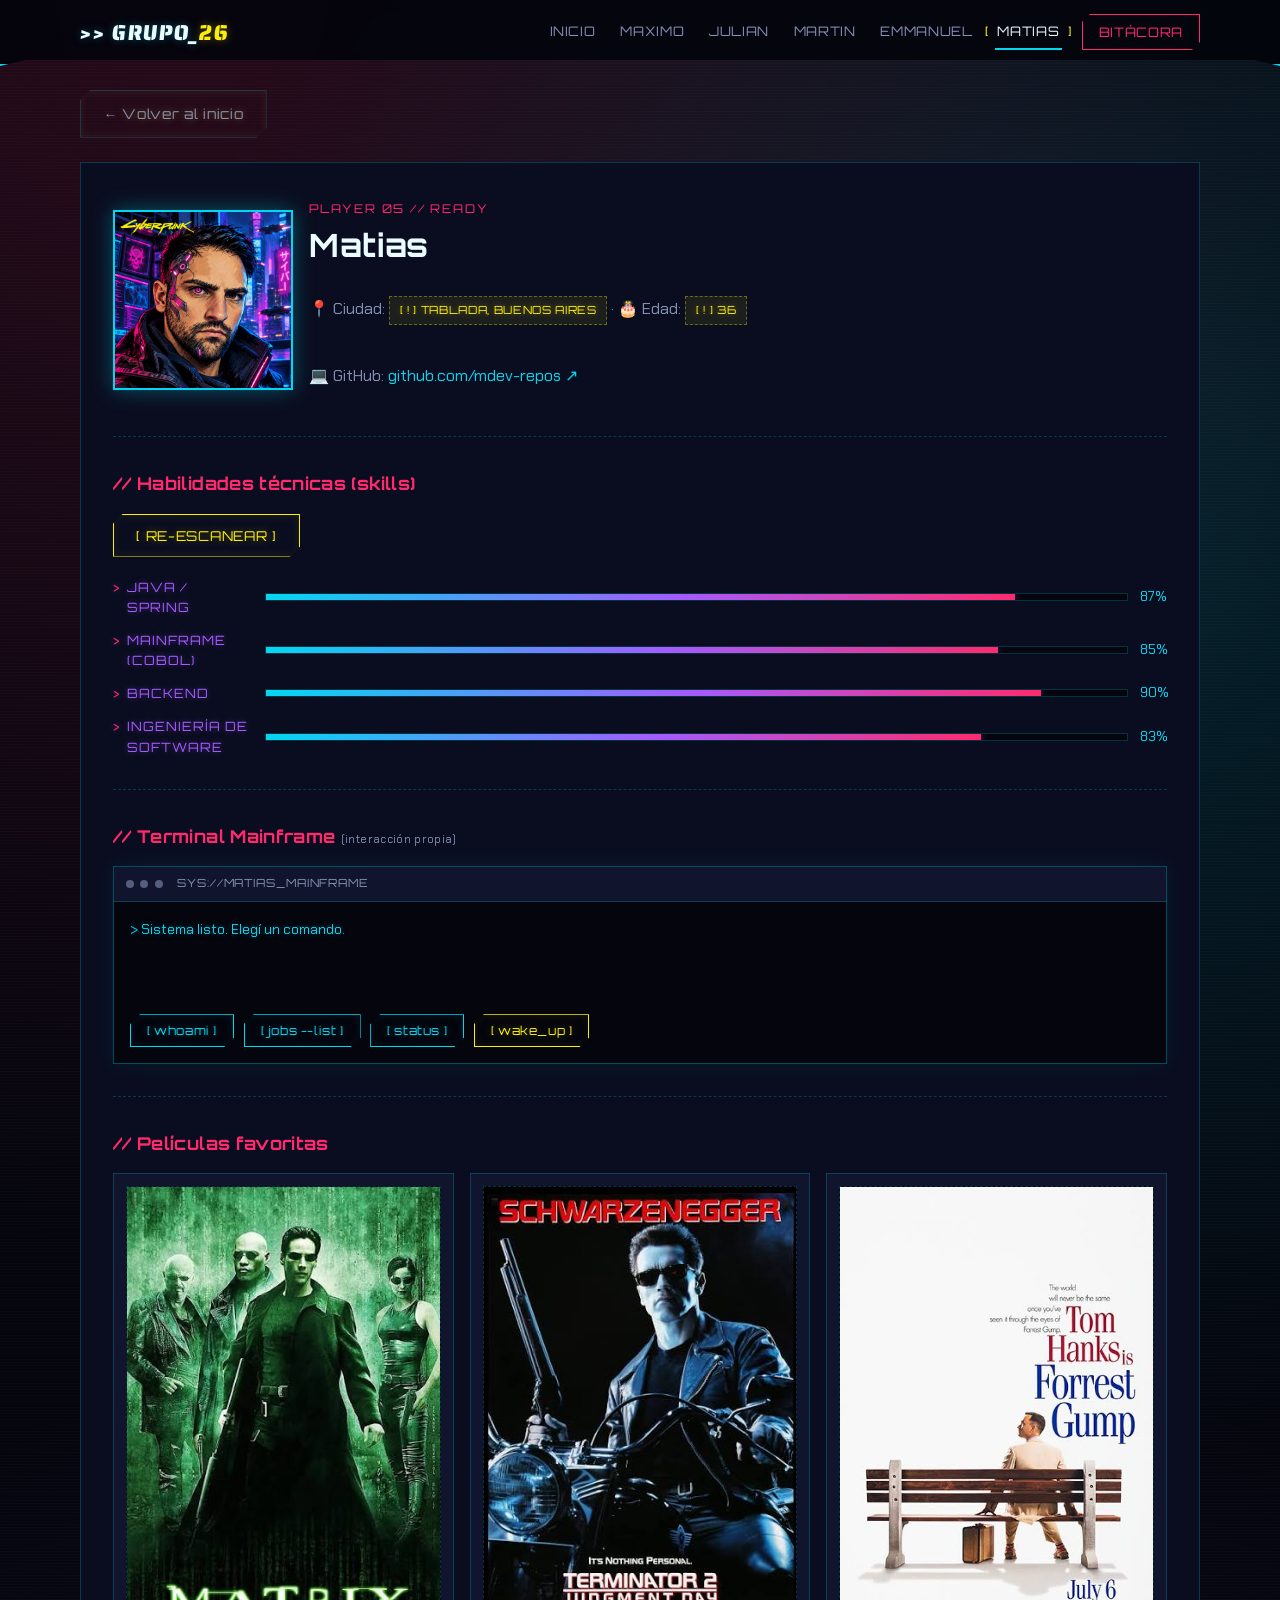
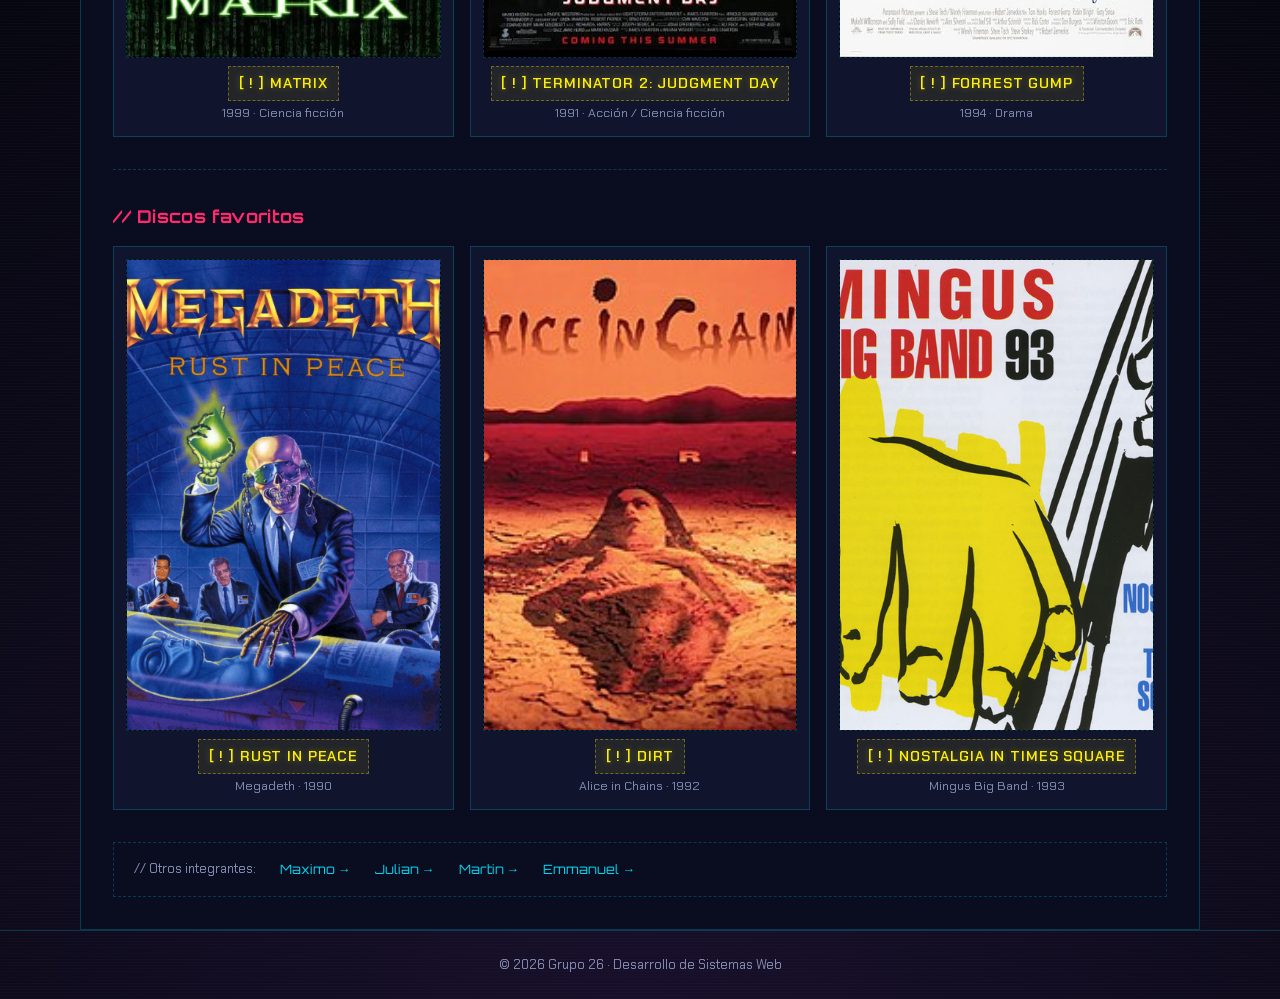
<file: matias.html>
<!DOCTYPE html>
<html lang="es">
<head>
  <meta charset="UTF-8">
  <meta name="viewport" content="width=device-width, initial-scale=1.0">
  <title>Matias · Grupo 26 — TP1</title>
  <link rel="preconnect" href="https://fonts.googleapis.com">
  <link href="https://fonts.googleapis.com/css2?family=Orbitron:wght@500;700;900&family=Chakra+Petch:wght@400;500;600&family=Saira+Stencil+One&family=Share+Tech+Mono&display=swap" rel="stylesheet">
  <link rel="stylesheet" href="css/style.css">
  <link rel="icon" type="image/svg+xml" href="img/branding/favicon-equipo26.svg">
</head>
<body>

  <header class="site-nav">
    <div class="wrap">
      <a href="index.html" class="brand">&gt;&gt; GRUPO_<span>26</span></a>
      <button class="nav-toggle" aria-expanded="false" aria-controls="nav-links">☰ MENÚ</button>
      <nav class="nav-links" id="nav-links">
        <a href="index.html">Inicio</a>
        <a href="maximo.html">Maximo</a>
        <a href="julian.html">Julian</a>
        <a href="martin.html">Martin</a>
        <a href="emmanuel.html">Emmanuel</a>
        <a href="matias.html" aria-current="page">Matias</a>
        <a href="bitacora.html" class="bitacora-link">Bitácora</a>
      </nav>
    </div>
  </header>

  <main class="wrap">
    <a class="back-link btn btn-ghost" href="index.html">&larr; Volver al inicio</a>

    <section class="profile-panel">
      <div class="profile-head">
        <div class="profile-avatar"><img src="img/matias/avatar_matias.png" alt="Avatar cyberpunk de Matias, generado con IA"></div>
        <div>
          <span class="profile-tag">PLAYER 05 // READY</span>
          <h1>Matias</h1>
          <div class="profile-meta">
            <p>📍 Ciudad: <span class="placeholder">Tablada, Buenos Aires</span> · 🎂 Edad: <span class="placeholder">36</span></p>
            <p>💻 GitHub: <a href="https://github.com/mdev-repos" target="_blank" rel="noopener">github.com/mdev-repos ↗</a></p>
          </div>
        </div>
      </div>

      <hr class="divider">

      <h2>// Habilidades técnicas (skills)</h2>
      <div class="scan-panel">
        <button class="btn" data-scan>[ ESCANEAR HABILIDADES ]</button>
        <div style="margin-top:1.25rem;">
          <div class="skill-row">
            <span class="skill-name">Java / Spring</span>
            <div class="skill-track"><div class="skill-fill" data-value="87"></div></div>
            <span class="skill-value">0%</span>
          </div>
          <div class="skill-row">
            <span class="skill-name">Mainframe (COBOL)</span>
            <div class="skill-track"><div class="skill-fill" data-value="85"></div></div>
            <span class="skill-value">0%</span>
          </div>
          <div class="skill-row">
            <span class="skill-name">Backend</span>
            <div class="skill-track"><div class="skill-fill" data-value="90"></div></div>
            <span class="skill-value">0%</span>
          </div>
          <div class="skill-row">
            <span class="skill-name">Ingeniería de Software</span>
            <div class="skill-track"><div class="skill-fill" data-value="83"></div></div>
            <span class="skill-value">0%</span>
          </div>
        </div>
      </div>

      <hr class="divider">

      <h2>// Terminal Mainframe <span style="color:var(--text-muted); font-family:var(--font-body); font-weight:400; font-size:0.7rem; text-transform:none;">(interacción propia)</span></h2>
      <div class="mf-terminal">
        <div class="mf-terminal-bar">
          <span class="mf-terminal-dot"></span><span class="mf-terminal-dot"></span><span class="mf-terminal-dot"></span>
          <span class="mf-terminal-title">SYS://MATIAS_MAINFRAME</span>
        </div>
        <div class="mf-terminal-screen" id="mfScreen" aria-live="polite">&gt; Sistema listo. Elegí un comando.</div>
        <div class="mf-terminal-cmds">
          <button class="btn btn-alt" data-mf-cmd="whoami">[ whoami ]</button>
          <button class="btn btn-alt" data-mf-cmd="jobs">[ jobs --list ]</button>
          <button class="btn btn-alt" data-mf-cmd="status">[ status ]</button>
          <button class="btn" data-mf-cmd="wake">[ wake_up ]</button>
        </div>
      </div>

      <hr class="divider">

      <h2>// Películas favoritas </h2>
      <div class="media-grid">
        <div class="media-card">
          <div class="media-thumb"><img src="img/matias/matrix.jpeg" alt="Póster de Matrix" loading="lazy"></div>
          <h3 class="placeholder">Matrix</h3>
          <p>1999 · Ciencia ficción</p>
        </div>
        <div class="media-card">
          <div class="media-thumb"><img src="img/matias/terminator2.jpeg" alt="Póster de Terminator 2: Judgment Day" loading="lazy"></div>
          <h3 class="placeholder">Terminator 2: Judgment Day</h3>
          <p>1991 · Acción / Ciencia ficción</p>
        </div>
        <div class="media-card">
          <div class="media-thumb"><img src="img/matias/forestgump.jpeg" alt="Póster de Forrest Gump" loading="lazy"></div>
          <h3 class="placeholder">Forrest Gump</h3>
          <p>1994 · Drama</p>
        </div>
      </div>

      <hr class="divider">

      <h2>// Discos favoritos</h2>
      <div class="media-grid">
        <div class="media-card">
          <div class="media-thumb"><img src="img/matias/m_rip.jpg" alt="Portada del disco Rust in Peace" loading="lazy"></div>
          <h3 class="placeholder">Rust in Peace</h3>
          <p>Megadeth · 1990</p>
        </div>
        <div class="media-card">
          <div class="media-thumb"><img src="img/matias/aic_dirt.jpg" alt="Portada del disco Dirt" loading="lazy"></div>
          <h3 class="placeholder">Dirt</h3>
          <p>Alice in Chains · 1992</p>
        </div>
        <div class="media-card">
          <div class="media-thumb"><img src="img/matias/jazz.jpeg" alt="Portada del disco Nostalgia in Times Square" loading="lazy"></div>
          <h3 class="placeholder">Nostalgia in Times Square</h3>
          <p>Mingus Big Band · 1993</p>
        </div>
      </div>

      <div class="other-members">
        <span style="color:var(--text-muted); font-family:var(--font-body);">// Otros integrantes:</span>
        <a href="maximo.html">Maximo &rarr;</a> <a href="julian.html">Julian &rarr;</a> <a href="martin.html">Martin &rarr;</a> <a href="emmanuel.html">Emmanuel &rarr;</a>
      </div>
    </section>
  </main>

  <footer class="site-footer">
    <div class="wrap">© 2026 Grupo 26 · Desarrollo de Sistemas Web</div>
  </footer>

  <script src="js/main.js"></script>
  <script src="js/perfil.js"></script>
  <script src="js/matias.js"></script>
</body>
</html>
</file>
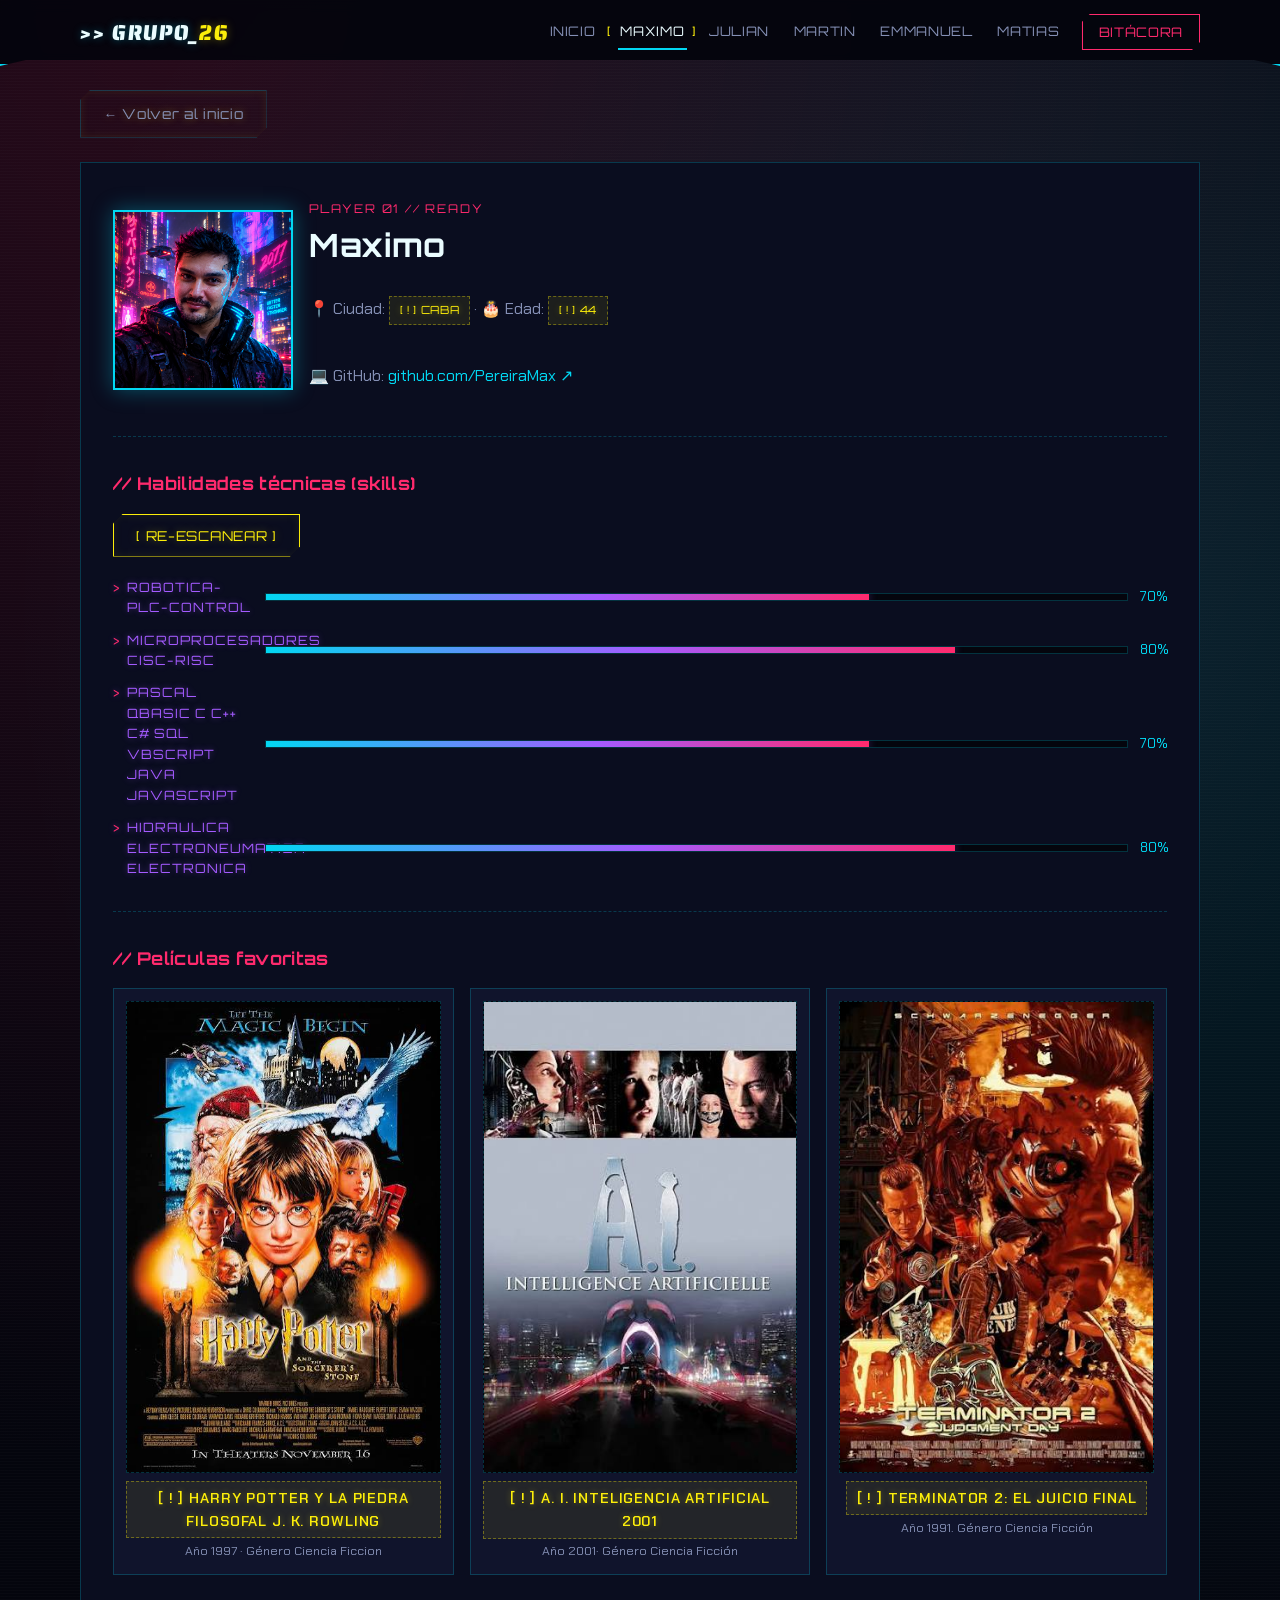
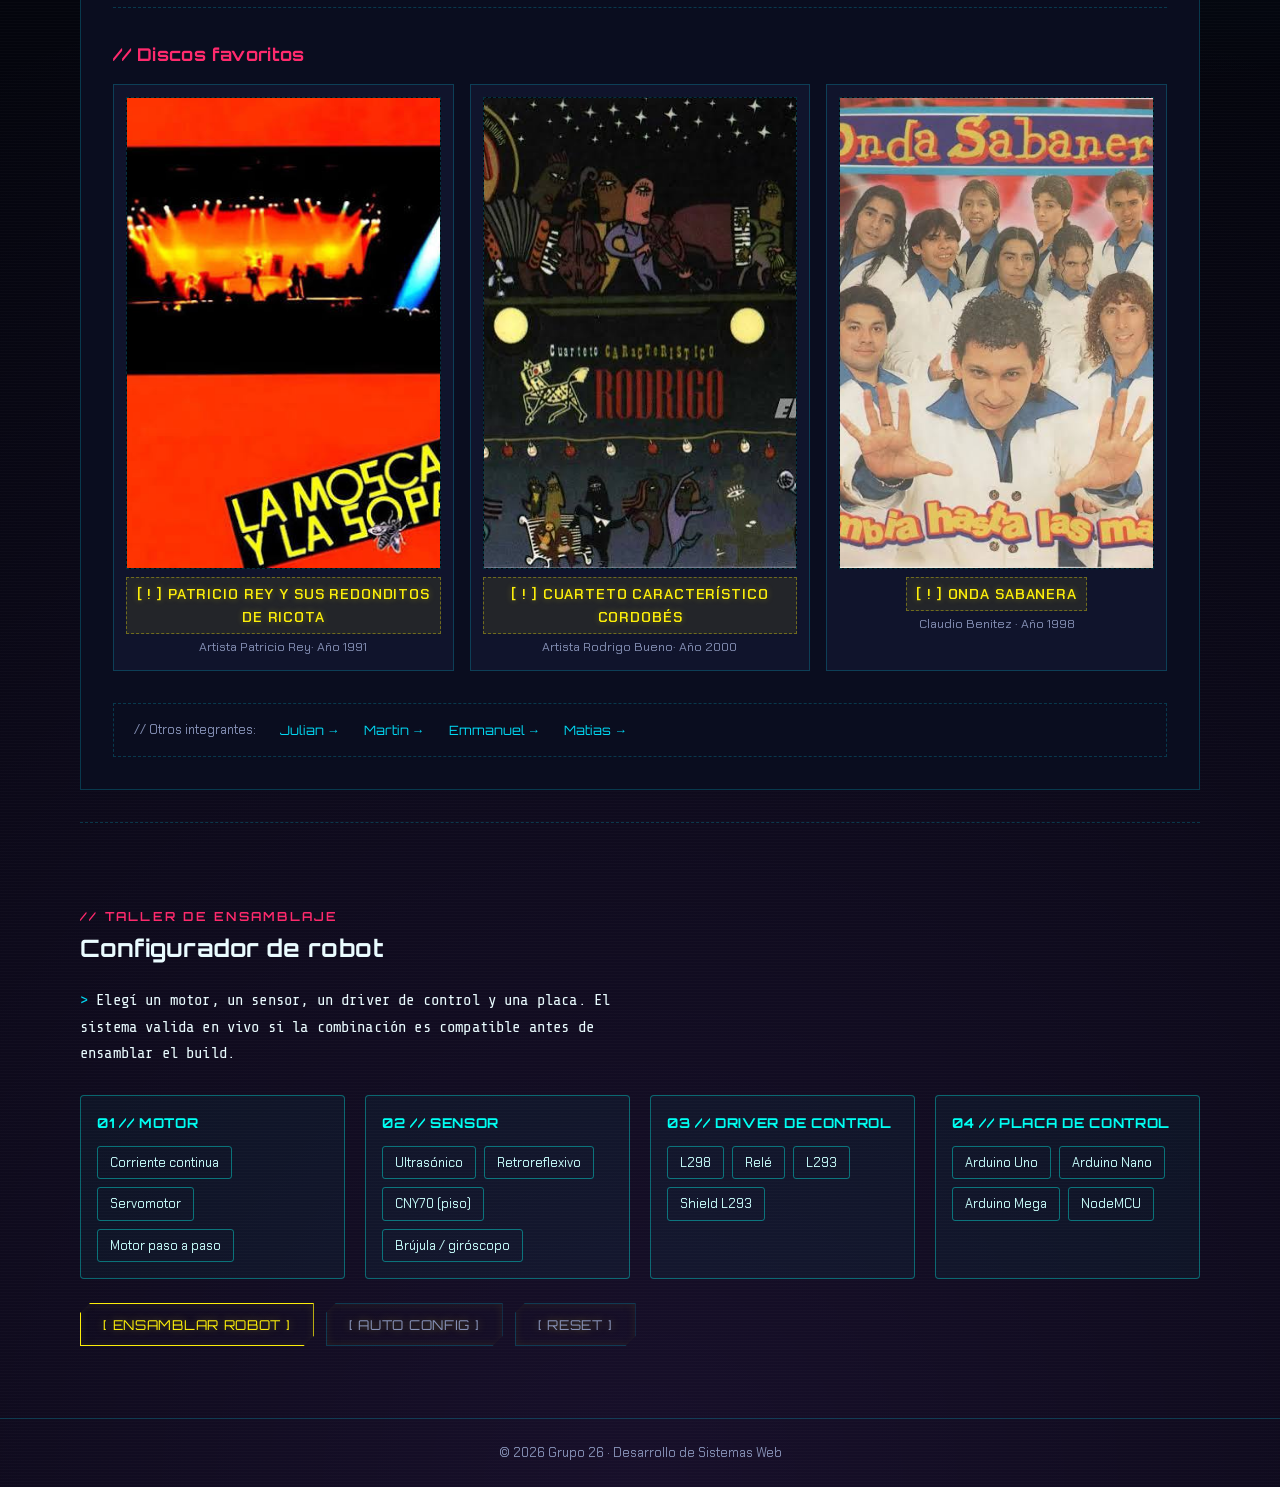
<file: maximo.html>
<!DOCTYPE html>
<html lang="es">
<head>
  <meta charset="UTF-8">
  <meta name="viewport" content="width=device-width, initial-scale=1.0">
  <title>Maximo · Grupo 26 — TP1</title>
  <link rel="preconnect" href="https://fonts.googleapis.com">
  <link href="https://fonts.googleapis.com/css2?family=Orbitron:wght@500;700;900&family=Chakra+Petch:wght@400;500;600&family=Saira+Stencil+One&family=Share+Tech+Mono&display=swap" rel="stylesheet">
  <link rel="stylesheet" href="css/style.css">
  <link rel="icon" type="image/svg+xml" href="img/branding/favicon-equipo26.svg">
  <style>
    /* --- Configurador de robot (scoped a esta página) --- */
    .robot-config { margin-top: 1rem; }
    .rc-grid {
      display: grid;
      grid-template-columns: repeat(auto-fit, minmax(220px, 1fr));
      gap: 1.25rem;
      margin: 1.5rem 0;
    }
    .rc-group {
      background: rgba(0, 255, 242, 0.04);
      border: 1px solid rgba(0, 255, 242, 0.35);
      border-radius: 4px;
      padding: 1rem;
    }
    .rc-title {
      font-family: 'Orbitron', var(--font-heading, sans-serif);
      font-size: 0.85rem;
      letter-spacing: 0.05em;
      color: #00fff2;
      margin: 0 0 0.75rem;
      text-transform: uppercase;
    }
    .rc-options { display: flex; flex-wrap: wrap; gap: 0.5rem; }
    .rc-chip {
      font-family: 'Chakra Petch', var(--font-body, sans-serif);
      font-size: 0.8rem;
      color: #c7fdfb;
      background: transparent;
      border: 1px solid rgba(0, 255, 242, 0.4);
      border-radius: 3px;
      padding: 0.45rem 0.75rem;
      cursor: pointer;
      transition: all 0.15s ease;
    }
    .rc-chip:hover { border-color: #00fff2; box-shadow: 0 0 8px rgba(0, 255, 242, 0.5); }
    .rc-chip.is-active {
      background: rgba(0, 255, 242, 0.15);
      border-color: #00fff2;
      color: #eafffe;
      box-shadow: 0 0 12px rgba(0, 255, 242, 0.65);
    }
    .rc-actions { display: flex; flex-wrap: wrap; gap: 0.75rem; margin: 1.5rem 0; }
    .rc-readout {
      margin-top: 1.5rem;
      border: 1px solid rgba(255, 32, 121, 0.45);
      background: rgba(255, 32, 121, 0.05);
      border-radius: 4px;
      padding: 1.25rem 1.5rem;
      font-family: 'Chakra Petch', var(--font-body, sans-serif);
      opacity: 0;
      transform: translateY(8px);
      transition: opacity 0.25s ease, transform 0.25s ease;
    }
    .rc-readout[hidden] { display: none; }
    .rc-readout.is-visible { opacity: 1; transform: translateY(0); }
    .rc-readout h3 {
      font-family: 'Orbitron', var(--font-heading, sans-serif);
      font-size: 0.95rem;
      color: #ff2b79;
      text-transform: uppercase;
      letter-spacing: 0.05em;
      margin: 0 0 0.75rem;
    }
    .rc-build-list, .rc-check-list { list-style: none; margin: 0 0 1rem; padding: 0; display: grid; gap: 0.4rem; }
    .rc-build-list li { font-size: 0.85rem; color: var(--text-muted, #b8c2c9); }
    .rc-build-list li strong { color: #eafffe; }
    .rc-check-list { font-size: 0.82rem; }
    .rc-check-ok::before { content: "✓ "; }
    .rc-check-warn::before { content: "⚠ "; }
    .rc-check-error::before { content: "✗ "; }
    .rc-check-info::before { content: "ℹ "; }
    .rc-check-ok { color: #5dffb0; }
    .rc-check-warn { color: #ffd166; }
    .rc-check-error { color: #ff5d6c; }
    .rc-check-info { color: #7fd8ff; }
    .rc-verdict {
      display: inline-block;
      padding: 0.4rem 0.9rem;
      border-radius: 3px;
      font-family: 'Orbitron', var(--font-heading, sans-serif);
      font-size: 0.8rem;
      letter-spacing: 0.05em;
      text-transform: uppercase;
    }
    .rc-verdict.ok { background: rgba(93, 255, 176, 0.15); color: #5dffb0; border: 1px solid rgba(93, 255, 176, 0.5); }
    .rc-verdict.warn { background: rgba(255, 209, 102, 0.15); color: #ffd166; border: 1px solid rgba(255, 209, 102, 0.5); }
    .rc-verdict.error { background: rgba(255, 93, 108, 0.15); color: #ff5d6c; border: 1px solid rgba(255, 93, 108, 0.5); }
    .rc-hint { font-size: 0.78rem; color: var(--text-muted, #8a97a0); margin-top: 0.5rem; }
  </style>
</head>
<body>

  <header class="site-nav">
    <div class="wrap">
      <a href="index.html" class="brand">&gt;&gt; GRUPO_<span>26</span></a>
      <button class="nav-toggle" aria-expanded="false" aria-controls="nav-links">☰ MENÚ</button>
      <nav class="nav-links" id="nav-links">
        <a href="index.html">Inicio</a>
        <a href="maximo.html" aria-current="page">Maximo</a>
        <a href="julian.html">Julian</a>
        <a href="martin.html">Martin</a>
        <a href="emmanuel.html">Emmanuel</a>
        <a href="matias.html">Matias</a>
        <a href="bitacora.html" class="bitacora-link">Bitácora</a>
      </nav>
    </div>
  </header>

  <main class="wrap">
    <a class="back-link btn btn-ghost" href="index.html">&larr; Volver al inicio</a>

    <section class="profile-panel">
      <div class="profile-head">
        <div class="profile-avatar"><img src="img/maximo/maximo_ciber.png" alt="Avatar de Maximo en version Ciber Punk"></div>
        <div>
          <span class="profile-tag">PLAYER 01 // READY</span>
          <h1>Maximo</h1>
          <div class="profile-meta">
            <p>📍 Ciudad: <span class="placeholder">CABA</span> · 🎂 Edad: <span class="placeholder">44</span></p>
            <p>💻 GitHub: <a href="https://github.com/PereiraMax" target="_blank" rel="noopener">github.com/PereiraMax ↗</a></p>
          </div>
        </div>
      </div>

      <hr class="divider">

      <h2>// Habilidades técnicas (skills)</h2>
      <div class="scan-panel">
        <button class="btn" data-scan>[ ESCANEAR HABILIDADES ]</button>
        <div style="margin-top:1.25rem;">
          <div class="skill-row">
            <span class="skill-name">Robotica-PLC-Control</span>
            <div class="skill-track"><div class="skill-fill" data-value="70"></div></div>
            <span class="skill-value">0%</span>
          </div>
          <div class="skill-row">
            <span class="skill-name">Microprocesadores CISC-RISC</span>
            <div class="skill-track"><div class="skill-fill" data-value="80"></div></div>
            <span class="skill-value">0%</span>
          </div>
          <div class="skill-row">
            <span class="skill-name">Pascal QBasic C C++ C# SQL VBscript Java JavaScript</span>
            <div class="skill-track"><div class="skill-fill" data-value="70"></div></div>
            <span class="skill-value">0%</span>
          </div>
          <div class="skill-row">
            <span class="skill-name">Hidraulica Electroneumatica Electronica</span>
            <div class="skill-track"><div class="skill-fill" data-value="80"></div></div>
            <span class="skill-value">0%</span>
          </div>
        </div>
        
      </div>

      <hr class="divider">

      <h2>// Películas favoritas </h2>
      <div class="media-grid">
        <div class="media-card">
          <div class="media-thumb">
            <img src="img/maximo/harrypoter.jpg" alt="Pelicula de Harry Poter">
          </div>
          <h3 class="placeholder">Harry Potter y la piedra filosofal J. K. Rowling </h3>
          <p>Año 1997 · Género Ciencia Ficcion </p>
        </div>
        <div class="media-card">
          <div class="media-thumb">
            <img src="img/maximo/inteligencia.jpg" alt="Inteligencia Artificial">
          </div>
          <h3 class="placeholder">A. I. Inteligencia Artificial 2001 </h3>
          <p>Año 2001· Género Ciencia Ficción</p>
        </div>
        <div class="media-card">
          <div class="media-thumb">
            <img src="img/maximo/terminator.jpg" alt="Terminator II">
          </div>
          <h3 class="placeholder">Terminator 2: el juicio final</h3>
          <p>Año 1991. Género Ciencia Ficción</p>
        </div>
      </div>

      <hr class="divider">

      <h2>// Discos favoritos</h2>
      <div class="media-grid">
        <div class="media-card">
          <div class="media-thumb">
            <img src="img/maximo/lamoscaenlasopa.jpg" alt="La Mosca en la sopa">
          </div>
          <h3 class="placeholder">
Patricio Rey y sus Redonditos de Ricota </h3>
          <p>Artista Patricio Rey· Año 1991</p>
        </div>
        <div class="media-card">
          <div class="media-thumb">
            <img src="img/maximo/rodrigo.jpg" alt="Rodrigo a 2000">
          </div>
          <h3 class="placeholder">Cuarteto Característico Cordobés </h3>
          <p>Artista Rodrigo Bueno· Año 2000</p>
        </div>
        <div class="media-card">
          <div class="media-thumb">
            <img src="img/maximo/ondasabanera.jpg" alt="Onda Sabanera">
          </div>
          <h3 class="placeholder">Onda Sabanera </h3>
          <p>Claudio Benitez · Año 1998</p>
        </div>
      </div>

      <div class="other-members">
        <span style="color:var(--text-muted); font-family:var(--font-body);">// Otros integrantes:</span>
        <a href="julian.html">Julian &rarr;</a> <a href="martin.html">Martin &rarr;</a> <a href="emmanuel.html">Emmanuel &rarr;</a> <a href="matias.html">Matias &rarr;</a>
      </div>
    </section>

    <hr class="divider">

    <section class="section robot-config" id="robot-config">
      <div class="section-head">
        <span class="eyebrow">// TALLER DE ENSAMBLAJE</span>
        <h2>Configurador de robot</h2>
        <p class="hero-text" style="min-height:auto;">Elegí un motor, un sensor, un driver de control y una placa. El sistema valida en vivo si la combinación es compatible antes de ensamblar el build.</p>
      </div>

      <div class="rc-grid">
        <div class="rc-group">
          <h3 class="rc-title">01 // Motor</h3>
          <div class="rc-options" data-options="motor">
            <button type="button" class="rc-chip" data-value="cc" aria-pressed="false">Corriente continua</button>
            <button type="button" class="rc-chip" data-value="servo" aria-pressed="false">Servomotor</button>
            <button type="button" class="rc-chip" data-value="paso" aria-pressed="false">Motor paso a paso</button>
          </div>
        </div>

        <div class="rc-group">
          <h3 class="rc-title">02 // Sensor</h3>
          <div class="rc-options" data-options="sensor">
            <button type="button" class="rc-chip" data-value="ultrasonico" aria-pressed="false">Ultrasónico</button>
            <button type="button" class="rc-chip" data-value="retroreflexivo" aria-pressed="false">Retroreflexivo</button>
            <button type="button" class="rc-chip" data-value="cny70" aria-pressed="false">CNY70 (piso)</button>
            <button type="button" class="rc-chip" data-value="brujula" aria-pressed="false">Brújula / giróscopo</button>
          </div>
        </div>

        <div class="rc-group">
          <h3 class="rc-title">03 // Driver de control</h3>
          <div class="rc-options" data-options="driver">
            <button type="button" class="rc-chip" data-value="l298" aria-pressed="false">L298</button>
            <button type="button" class="rc-chip" data-value="rele" aria-pressed="false">Relé</button>
            <button type="button" class="rc-chip" data-value="l293" aria-pressed="false">L293</button>
            <button type="button" class="rc-chip" data-value="shield-l293" aria-pressed="false">Shield L293</button>
          </div>
        </div>

        <div class="rc-group">
          <h3 class="rc-title">04 // Placa de control</h3>
          <div class="rc-options" data-options="control">
            <button type="button" class="rc-chip" data-value="uno" aria-pressed="false">Arduino Uno</button>
            <button type="button" class="rc-chip" data-value="nano" aria-pressed="false">Arduino Nano</button>
            <button type="button" class="rc-chip" data-value="mega" aria-pressed="false">Arduino Mega</button>
            <button type="button" class="rc-chip" data-value="nodemcu" aria-pressed="false">NodeMCU</button>
          </div>
        </div>
      </div>

      <div class="rc-actions">
        <button class="btn" data-build>[ ENSAMBLAR ROBOT ]</button>
        <button class="btn btn-ghost" data-random-build>[ AUTO CONFIG ]</button>
        <button class="btn btn-ghost" data-reset-build>[ RESET ]</button>
      </div>

      <div class="rc-readout" data-readout hidden></div>
    </section>
  </main>

  <footer class="site-footer">
    <div class="wrap">© 2026 Grupo 26 · Desarrollo de Sistemas Web</div>
  </footer>

  <script src="js/main.js"></script>
  <script src="js/perfil.js"></script>
  <script src="js/robot-config.js"></script>
</body>
</html>
</file>
<file: css/style.css>
/* =========================================================
   GRUPO 26 · TP1 — Sistema de diseño "Nightscan"
   Paleta: negro azulado + neón amarillo/cian/magenta/violeta (Cyberpunk 2077)
   Tipografía: Orbitron (display) + Chakra Petch (texto)
   ========================================================= */

/* ---------------------------------------------------------
   Roles de color (inspirados en la UI de Cyberpunk 2077)
   - Amarillo  → color de marca / acción principal / avisos
   - Cian      → información, enlaces, datos, bordes
   - Magenta   → acento, peligro, alertas, contraste
   - Violeta   → color terciario (habilidades, degradados)
   - Fondos    → negro azulado profundo, sin tinte violeta fuerte
   --------------------------------------------------------- */
:root {
  --bg-void: #04050d;
  --bg-panel: #0a0d1f;
  --bg-panel-alt: #10142c;
  --bg-panel-soft: rgba(16, 20, 44, 0.6);

  --yellow: #fcee0a;
  --yellow-dim: rgba(252, 238, 10, 0.35);
  --yellow-faint: rgba(252, 238, 10, 0.08);

  --cyan: #02d7f2;
  --cyan-dim: rgba(2, 215, 242, 0.35);

  --magenta: #ff2a6d;
  --magenta-dim: rgba(255, 42, 109, 0.38);

  --purple: #a45bff;
  --purple-dim: rgba(164, 91, 255, 0.45);

  --text-main: #eafcff;
  --text-muted: #8590b5;
  --line: rgba(2, 215, 242, 0.22);

  --font-display: "Orbitron", sans-serif;
  --font-body: "Chakra Petch", sans-serif;

  --radius: 2px;
  --gap: 1.5rem;
}

* { box-sizing: border-box; }

html {
  scroll-behavior: smooth;
}

body {
  margin: 0;
  min-height: 100vh;
  background: var(--bg-void);
  color: var(--text-main);
  font-family: var(--font-body);
  font-size: 16px;
  line-height: 1.6;
  background-image:
    repeating-linear-gradient(180deg, rgba(255,255,255,0.015) 0px, rgba(255,255,255,0.015) 1px, transparent 1px, transparent 3px),
    radial-gradient(circle at 15% 0%, rgba(255,42,109,0.14), transparent 45%),
    radial-gradient(circle at 85% 20%, rgba(2,215,242,0.14), transparent 40%),
    radial-gradient(circle at 50% 100%, rgba(164,91,255,0.12), transparent 50%);
}

a { color: var(--cyan); text-decoration: none; }
a:hover { color: var(--yellow); }
a:focus-visible,
button:focus-visible {
  outline: 2px solid var(--yellow);
  outline-offset: 2px;
}

img { max-width: 100%; display: block; }

.wrap {
  width: 100%;
  max-width: 1160px;
  margin: 0 auto;
  padding: 0 1.25rem;
}

/* ---------- Encabezados ---------- */

h1, h2, h3 {
  font-family: var(--font-display);
  margin: 0;
  letter-spacing: 0.02em;
}

.eyebrow {
  font-family: var(--font-display);
  font-size: 0.78rem;
  font-weight: 600;
  color: var(--magenta);
  letter-spacing: 0.18em;
  text-transform: uppercase;
}

/* ---------- Nav ---------- */

.site-nav {
  position: sticky;
  top: 0;
  z-index: 50;
  overflow: hidden;
  background: rgba(4, 5, 13, 0.92);
  backdrop-filter: blur(6px);
  border-bottom: 2px solid var(--cyan);
  box-shadow: 0 0 14px var(--cyan-dim), 0 1px 0 var(--yellow-dim);
  clip-path: polygon(0 0, 100% 0, 100% 100%, 98% calc(100% - 6px), 2% calc(100% - 6px), 0 100%);
}

/* linea de escaneo que recorre el borde inferior del nav */
.site-nav::after {
  content: "";
  position: absolute;
  left: -30%;
  bottom: -2px;
  width: 30%;
  height: 2px;
  background: linear-gradient(90deg, transparent, var(--yellow), transparent);
  animation: nav-scan 4.5s linear infinite;
  pointer-events: none;
}

@keyframes nav-scan {
  0%   { left: -30%; }
  100% { left: 110%; }
}

.site-nav .wrap {
  display: flex;
  align-items: center;
  justify-content: space-between;
  height: 64px;
  gap: 1rem;
}

.brand {
  position: relative;
  font-family: "Saira Stencil One", var(--font-display), sans-serif;
  font-size: 1.35rem;
  font-weight: 400;
  color: var(--text-main);
  white-space: nowrap;
  text-decoration: none;
  text-transform: uppercase;
  letter-spacing: 0.03em;
  transform: skewX(-6deg);
  display: inline-block;
  text-shadow: 0 0 8px var(--cyan-dim);
  transition: text-shadow 0.15s ease;
}
.brand:hover {
  color: var(--text-main);
  text-shadow: 0 0 10px var(--cyan), 0 0 18px var(--magenta-dim);
  animation: glitch-shift 0.3s steps(2, end) 2;
}
.brand span {
  color: var(--yellow);
  text-shadow: 0 0 10px var(--yellow-dim);
}

.nav-toggle {
  display: none;
  background: transparent;
  border: 1px solid var(--yellow);
  color: var(--yellow);
  font-family: var(--font-display);
  font-size: 0.75rem;
  letter-spacing: 0.08em;
  padding: 0.5rem 0.9rem;
  cursor: pointer;
  clip-path: polygon(8px 0, 100% 0, 100% calc(100% - 8px), calc(100% - 8px) 100%, 0 100%, 0 8px);
  transition: background 0.15s ease, color 0.15s ease;
}
.nav-toggle:hover {
  background: var(--yellow);
  color: var(--bg-void);
}

.nav-links {
  display: flex;
  align-items: center;
  gap: 1.25rem;
  flex-wrap: wrap;
}

.nav-links a {
  position: relative;
  color: var(--text-muted);
  font-family: var(--font-display);
  font-size: 0.82rem;
  letter-spacing: 0.05em;
  text-transform: uppercase;
  padding: 0.4rem 0.15rem;
  border-bottom: 2px solid transparent;
  transition: color 0.15s ease;
}

/* corchetes tipo HUD que aparecen en hover/activo, como el menú de CP2077 */
.nav-links a::before,
.nav-links a::after {
  content: "";
  position: absolute;
  top: 50%;
  transform: translateY(-50%);
  color: var(--yellow);
  font-family: var(--font-display);
  opacity: 0;
  transition: opacity 0.15s ease, transform 0.15s ease;
}
.nav-links a::before { content: "["; left: -0.65em; }
.nav-links a::after  { content: "]"; right: -0.65em; }

.nav-links a:hover,
.nav-links a[aria-current="page"] {
  color: var(--text-main);
  border-color: var(--cyan);
}

.nav-links a:hover::before,
.nav-links a[aria-current="page"]::before {
  opacity: 1;
  transform: translateY(-50%) translateX(-2px);
}
.nav-links a:hover::after,
.nav-links a[aria-current="page"]::after {
  opacity: 1;
  transform: translateY(-50%) translateX(2px);
}

.nav-links .bitacora-link {
  border: 1px solid var(--magenta);
  color: var(--magenta);
  padding: 0.4rem 1rem;
  clip-path: polygon(8px 0, 100% 0, 100% calc(100% - 8px), calc(100% - 8px) 100%, 0 100%, 0 8px);
  box-shadow: 0 0 10px var(--magenta-dim);
  animation: bitacora-pulse 2.2s ease-in-out infinite;
}
.nav-links .bitacora-link::before,
.nav-links .bitacora-link::after {
  content: none;
}
.nav-links .bitacora-link:hover {
  background: var(--magenta);
  color: var(--bg-void);
  animation: none;
}

@keyframes bitacora-pulse {
  0%, 100% { box-shadow: 0 0 6px var(--magenta-dim); }
  50%      { box-shadow: 0 0 14px var(--magenta); }
}

/* ---------- Hero (portada) ---------- */

.hero {
  padding: 4.5rem 0 3rem;
  border-bottom: 1px solid var(--line);
}

.hero .eyebrow { display: block; margin-bottom: 0.75rem; }

.hero h1 {
  font-size: clamp(2rem, 6vw, 3.4rem);
  line-height: 1.05;
  text-shadow: 0 0 12px var(--cyan-dim);
}

.hero h1 .glitch {
  position: relative;
  color: var(--text-main);
}

.hero h1.is-glitching .glitch {
  animation: glitch-shift 0.35s steps(2, end) 3;
}

.hero h1.is-glitching .glitch::before,
.hero h1.is-glitching .glitch::after {
  content: attr(data-text);
  position: absolute;
  left: 0; top: 0;
  width: 100%;
  overflow: hidden;
}
.hero h1.is-glitching .glitch::before {
  color: var(--cyan);
  animation: glitch-shift-1 0.35s steps(2, end) 3;
  clip-path: inset(0 0 55% 0);
}
.hero h1.is-glitching .glitch::after {
  color: var(--magenta);
  animation: glitch-shift-2 0.35s steps(2, end) 3;
  clip-path: inset(55% 0 0 0);
}

@keyframes glitch-shift { 0% { transform: translate(0,0);} 50% { transform: translate(-1px,1px);} 100% { transform: translate(0,0);} }
@keyframes glitch-shift-1 { 0% { transform: translate(0,0);} 50% { transform: translate(-3px,-1px);} 100% { transform: translate(0,0);} }
@keyframes glitch-shift-2 { 0% { transform: translate(0,0);} 50% { transform: translate(3px,1px);} 100% { transform: translate(0,0);} }

.hero-text {
  margin-top: 1.25rem;
  max-width: 62ch;
  color: var(--text-main);
  min-height: 4.8em;
  font-family: "Share Tech Mono", var(--font-body), monospace;
  font-size: 0.98rem;
  line-height: 1.7;
  letter-spacing: 0.01em;
}

.hero-text::before {
  content: "> ";
  color: var(--cyan);
}

.hero-text .cursor {
  display: inline-block;
  width: 0.55em;
  background: var(--cyan);
  animation: blink 1s steps(1) infinite;
}
@keyframes blink { 50% { opacity: 0; } }

.hero-actions {
  margin-top: 1.75rem;
  display: flex;
  gap: 1rem;
  flex-wrap: wrap;
  align-items: center;
}

.status-line {
  margin-top: 1rem;
  display: flex;
  align-items: center;
  gap: 0.5rem;
  font-family: var(--font-display);
  font-size: 0.75rem;
  color: var(--cyan);
  letter-spacing: 0.1em;
}

.status-line::before {
  content: "";
  width: 8px;
  height: 8px;
  border-radius: 50%;
  background: var(--cyan);
  box-shadow: 0 0 6px var(--cyan), 0 0 12px var(--cyan-dim);
  animation: status-blink 1.6s ease-in-out infinite;
  flex-shrink: 0;
}

@keyframes status-blink {
  0%, 100% { opacity: 1; }
  50% { opacity: 0.35; }
}

/* ---------- Botones ---------- */

.btn {
  font-family: var(--font-display);
  font-size: 0.85rem;
  letter-spacing: 0.05em;
  padding: 0.75rem 1.4rem;
  border: 1px solid var(--yellow);
  background: transparent;
  color: var(--yellow);
  cursor: pointer;
  text-shadow: 0 0 8px var(--yellow-dim);
  box-shadow: inset 0 0 10px var(--yellow-faint);
  clip-path: polygon(10px 0, 100% 0, 100% calc(100% - 10px), calc(100% - 10px) 100%, 0 100%, 0 10px);
  transition: background 0.15s ease, color 0.15s ease;
}
.btn:hover { background: var(--yellow); color: var(--bg-void); text-shadow: none; }

.btn.btn-alt {
  border-color: var(--cyan);
  color: var(--cyan);
  text-shadow: 0 0 8px var(--cyan-dim);
  box-shadow: inset 0 0 10px rgba(2, 215, 242, 0.08);
}
.btn.btn-alt:hover { background: var(--cyan); color: var(--bg-void); text-shadow: none; }

.btn.btn-ghost {
  border-color: var(--line);
  color: var(--text-muted);
}
.btn.btn-ghost:hover { background: var(--bg-panel-alt); color: var(--text-main); }

/* ---------- Sección equipo (portada) ---------- */

.section {
  padding: 3rem 0;
}

.section-head {
  margin-bottom: 1.75rem;
}

.section-head h2 {
  font-size: 1.5rem;
  color: var(--text-main);
}

.team-grid {
  display: grid;
  grid-template-columns: 1fr;
  gap: var(--gap);
}

.team-card {
  background: var(--bg-panel);
  border: 1px solid var(--line);
  padding: 1.25rem;
  display: flex;
  gap: 1rem;
  align-items: center;
  cursor: pointer;
  clip-path: polygon(0 0, 100% 0, 100% 100%, 18px 100%, 0 calc(100% - 18px));
  transition: border-color 0.15s ease, transform 0.15s ease;
}

.team-card:hover {
  border-color: var(--magenta);
  transform: translateY(-2px);
}

.team-card .avatar {
  width: 210px;
  height: 210px;
  flex-shrink: 0;
  border: 1px solid var(--cyan-dim);
  overflow: hidden;
}

.team-card .info h3 {
  font-size: 1rem;
  color: var(--text-main);
}

.team-card .info p {
  margin: 0.25rem 0 0;
  font-size: 0.85rem;
  color: var(--text-muted);
}

.team-card .info a {
  display: inline-block;
  margin-top: 0.5rem;
  font-family: var(--font-display);
  font-size: 0.75rem;
  color: var(--magenta);
}

/* ---------- Footer ---------- */

.site-footer {
  border-top: 1px solid var(--line);
  padding: 1.5rem 0;
  text-align: center;
  color: var(--text-muted);
  font-size: 0.8rem;
}

/* ---------- Perfil individual ---------- */

.back-link {
  display: inline-block;
  margin: 1.5rem 0 0;
}

.profile-panel {
  margin-top: 1.5rem;
  border: 1px solid var(--line);
  background: var(--bg-panel);
  padding: 2rem;
}

.profile-head {
  display: flex;
  flex-direction: column;
  align-items: center;
  text-align: center;
  gap: 1rem;
}

.profile-avatar {
  width: 180px;
  height: 180px;
  border: 2px solid var(--cyan);
  box-shadow: 0 0 20px var(--cyan-dim);
  overflow: hidden;
}

.profile-tag {
  font-family: var(--font-display);
  font-size: 0.75rem;
  color: var(--magenta);
  letter-spacing: 0.15em;
}

.profile-head h1 {
  font-size: 2rem;
}

.profile-meta {
  margin-top: 0.5rem;
  display: flex;
  flex-direction: column;
  gap: 0.35rem;
  color: var(--text-muted);
}

.profile-meta a { color: var(--cyan); }

.placeholder {
  font-family: var(--font-display);
  font-size: 0.7rem;
  text-transform: uppercase;
  letter-spacing: 0.06em;
  font-style: normal;
  color: var(--yellow);
  background: var(--yellow-faint);
  border: 1px dashed var(--yellow-dim);
  padding: 0.3rem 0.6rem;
  display: inline-block;
  text-shadow: 0 0 6px var(--yellow-dim);
}

.placeholder::before {
  content: "[ ! ] ";
}

.divider {
  margin: 2rem 0;
  border: none;
  border-top: 1px dashed var(--line);
}

.profile-panel h2 {
  font-size: 1.1rem;
  color: var(--magenta);
  margin-bottom: 1rem;
}

.chip-row {
  display: flex;
  flex-wrap: wrap;
  gap: 0.75rem;
}

.chip {
  border: 1px solid var(--cyan-dim);
  padding: 0.5rem 0.9rem;
  font-family: var(--font-display);
  font-size: 0.8rem;
  color: var(--cyan);
}

.media-grid {
  display: grid;
  grid-template-columns: 1fr;
  gap: 1rem;
}

.media-card {
  border: 1px solid var(--line);
  background: var(--bg-panel-alt);
  padding: 0.75rem;
  text-align: center;
  cursor: pointer;
  transition: border-color 0.2s ease, box-shadow 0.2s ease, transform 0.2s ease;
}

.media-card:hover {
  border-color: var(--cyan);
  box-shadow: 0 0 14px var(--cyan-dim), 0 0 26px var(--magenta-dim);
  transform: translateY(-4px);
}

.media-card .media-thumb {
  position: relative;
  width: 100%;
  aspect-ratio: 2 / 3;
  background: var(--bg-void);
  border: 1px dashed var(--line);
  display: flex;
  align-items: center;
  justify-content: center;
  color: var(--text-muted);
  font-size: 0.75rem;
  margin-bottom: 0.5rem;
  overflow: hidden;
  transition: border-color 0.2s ease;
}

.media-card:hover .media-thumb {
  border-color: var(--cyan-dim);
}

.media-card .media-thumb img {
  width: 100%;
  height: 100%;
  object-fit: cover;
  display: block;
  transition: transform 0.35s ease, filter 0.35s ease;
}

.media-card:hover .media-thumb img {
  transform: scale(1.06);
  filter: saturate(1.35) brightness(1.08);
}

/* barrido de luz neón sobre la miniatura al pasar el cursor */
.media-card .media-thumb::after {
  content: "";
  position: absolute;
  inset: 0;
  background: linear-gradient(115deg, transparent 42%, var(--cyan-dim) 50%, transparent 58%);
  transform: translateX(-130%);
  transition: transform 0.6s ease;
  pointer-events: none;
}

.media-card:hover .media-thumb::after {
  transform: translateX(130%);
}

.media-card h3 {
  font-size: 0.9rem;
  font-family: var(--font-body);
  font-weight: 600;
  transition: color 0.2s ease;
}

.media-card:hover .placeholder {
  border-color: var(--yellow);
  box-shadow: 0 0 10px var(--yellow-dim);
}

.media-card p {
  margin: 0.2rem 0 0;
  font-size: 0.78rem;
  color: var(--text-muted);
  transition: color 0.2s ease;
}

.media-card:hover p {
  color: var(--text-main);
}

/* Escáner de habilidades (interacción JS del perfil) */

.scan-panel { margin-top: 1rem; }

.skill-row {
  display: grid;
  grid-template-columns: 140px 1fr 3ch;
  align-items: center;
  gap: 0.75rem;
  margin-bottom: 0.75rem;
  font-size: 0.85rem;
}

.skill-row .skill-name {
  font-family: var(--font-display);
  font-size: 0.8rem;
  text-transform: uppercase;
  letter-spacing: 0.08em;
  color: var(--purple);
  text-shadow: 0 0 6px var(--purple-dim);
  position: relative;
  padding-left: 1.1em;
}

.skill-row .skill-name::before {
  content: ">";
  position: absolute;
  left: 0;
  color: var(--magenta);
}

.skill-track {
  height: 8px;
  background: var(--bg-void);
  border: 1px solid var(--line);
  position: relative;
  overflow: hidden;
}

.skill-fill {
  height: 100%;
  width: 0%;
  background: linear-gradient(90deg, var(--cyan), var(--purple) 55%, var(--magenta));
  box-shadow: 0 0 8px var(--purple-dim);
  transition: width 1s cubic-bezier(0.2, 0.8, 0.2, 1);
}
.skill-row:hover .skill-name::before {
  color: var(--cyan);
}
.skill-value { color: var(--cyan); text-align: right; }

/* Terminal Mainframe (interacción propia — matias.html) */

.mf-terminal {
  margin-top: 1rem;
  border: 1px solid var(--cyan-dim);
  background: var(--bg-void);
  box-shadow: 0 0 20px rgba(2, 215, 242, 0.08);
}

.mf-terminal-bar {
  display: flex;
  align-items: center;
  gap: 0.4rem;
  padding: 0.5rem 0.75rem;
  background: var(--bg-panel-alt);
  border-bottom: 1px solid var(--line);
}

.mf-terminal-dot {
  width: 8px;
  height: 8px;
  border-radius: 50%;
  background: var(--text-muted);
  opacity: 0.6;
}

.mf-terminal-title {
  margin-left: 0.5rem;
  font-family: var(--font-display);
  font-size: 0.7rem;
  letter-spacing: 0.08em;
  color: var(--text-muted);
}

.mf-terminal-screen {
  min-height: 7rem;
  padding: 1rem;
  font-family: var(--font-body);
  font-size: 0.85rem;
  line-height: 1.7;
  color: var(--cyan);
  text-shadow: 0 0 6px var(--cyan-dim);
  white-space: pre-wrap;
  word-break: break-word;
}

.mf-terminal-cmds {
  display: flex;
  flex-wrap: wrap;
  gap: 0.6rem;
  padding: 0 1rem 1rem;
}

.mf-terminal-cmds .btn {
  padding: 0.5rem 1rem;
  font-size: 0.75rem;
}

.has-lightbox .media-card { cursor: zoom-in; }
.lightbox { position: fixed; inset: 0; display: none; align-items: center; justify-content: center; background: rgba(4, 5, 13, 0.9); z-index: 50; padding: 1rem; }
.lightbox.is-open { display: flex; }
.lightbox figure { margin: 0; max-width: min(90vw, 560px); background: var(--bg-panel-alt); border: 1px solid var(--cyan); padding: 1rem; }
.lightbox img { width: 100%; height: auto; display: block; }
.lightbox figcaption { margin-top: 0.5rem; font-size: 0.85rem; color: var(--text-main); }
.lightbox-close { display: block; margin-left: auto; background: none; border: 1px solid var(--magenta); color: var(--magenta); font: inherit; font-size: 0.8rem; padding: 0.25rem 0.75rem; cursor: pointer; }
.lightbox-close:hover { background: var(--magenta); color: var(--bg-void); }

.other-members {
  margin-top: 2rem;
  border: 1px dashed var(--line);
  padding: 1rem 1.25rem;
  display: flex;
  flex-wrap: wrap;
  gap: 0.5rem 1.5rem;
  font-family: var(--font-display);
  font-size: 0.8rem;
}

/* ---------- Bitácora ---------- */

.log-entry {
  border-left: 2px solid var(--cyan);
  padding: 0.25rem 0 0.25rem 1.25rem;
  margin-bottom: 1.75rem;
}

.log-entry time {
  display: block;
  font-family: var(--font-display);
  font-size: 0.75rem;
  color: var(--magenta);
  margin-bottom: 0.4rem;
  letter-spacing: 0.05em;
}

/* =========================================================
   Breakpoints obligatorios: 400px / 900px / 1200px
   ========================================================= */

/* Hasta 400px: base mobile ya cubierta arriba (una columna, nav apilada) */
@media (max-width: 400px) {
  .hero { padding: 3rem 0 2rem; }
  .profile-panel { padding: 1.25rem; }
  .profile-avatar { width: 130px; height: 130px; }
  .team-card { flex-direction: column; align-items: flex-start; }
}

/* Desde 400px */
@media (min-width: 400px) {
  .team-grid { grid-template-columns: 1fr; }
  .media-grid { grid-template-columns: repeat(2, 1fr); }
}

/* Desde 900px: navegación en línea, grillas de 2 columnas */
@media (min-width: 900px) {
  .nav-toggle { display: none; }
  .nav-links {
    position: static;
    flex-direction: row;
    background: none;
    border: none;
    padding: 0;
  }

  .team-grid { grid-template-columns: repeat(2, 1fr); }
  .media-grid { grid-template-columns: repeat(3, 1fr); }

  .profile-head { flex-direction: row; text-align: left; }
  .profile-meta { align-items: flex-start; }
}

/* Debajo de 900px: menú hamburguesa */
@media (max-width: 899px) {
  .nav-toggle { display: inline-block; }
  .site-nav { clip-path: none; overflow: visible; }
  .nav-links {
    position: absolute;
    top: 64px;
    left: 0;
    right: 0;
    flex-direction: column;
    align-items: flex-start;
    background: var(--bg-panel);
    border-bottom: 1px solid var(--line);
    padding: 1rem 1.25rem 1.5rem;
    display: none;
  }
  .nav-links.is-open { display: flex; }
}

/* Desde 1200px: layout más amplio, tres columnas de equipo */
@media (min-width: 1200px) {
  .team-grid { grid-template-columns: repeat(3, 1fr); }
  .hero-text { max-width: 70ch; }
}
</file>
